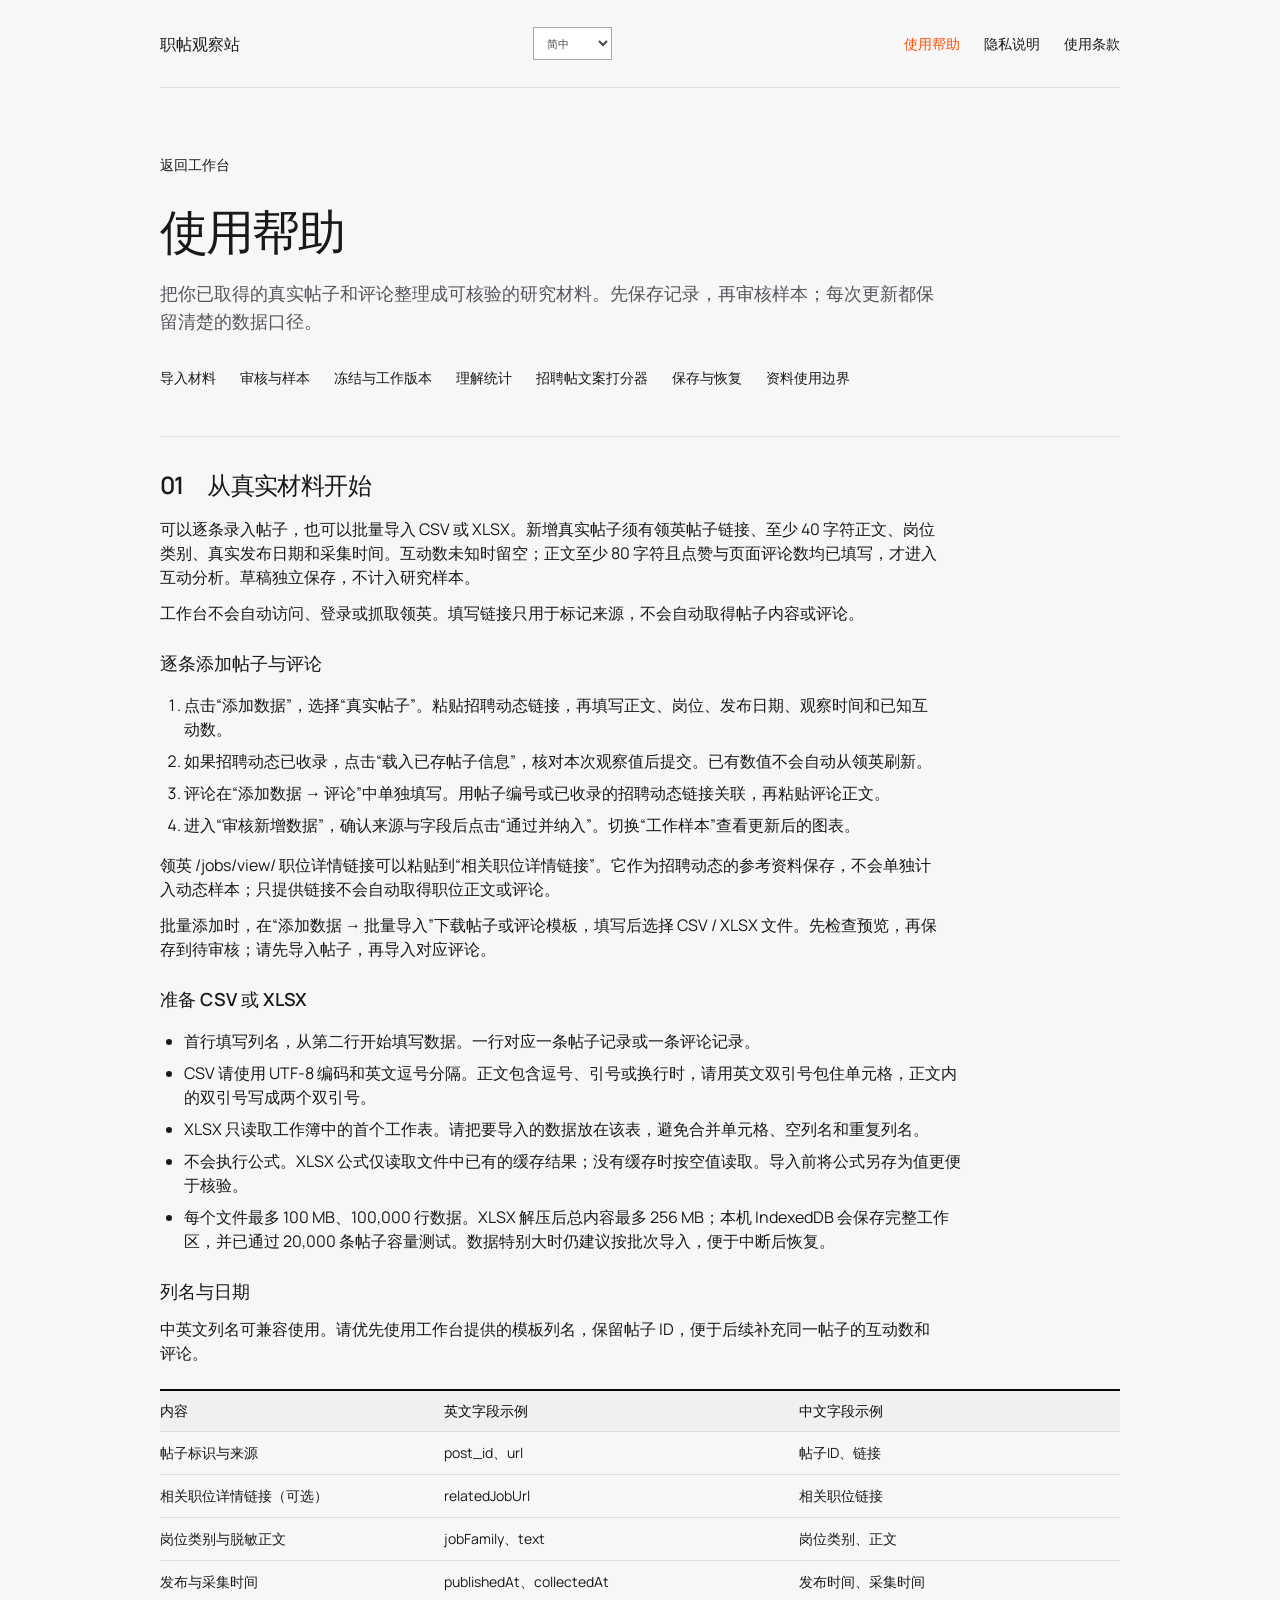
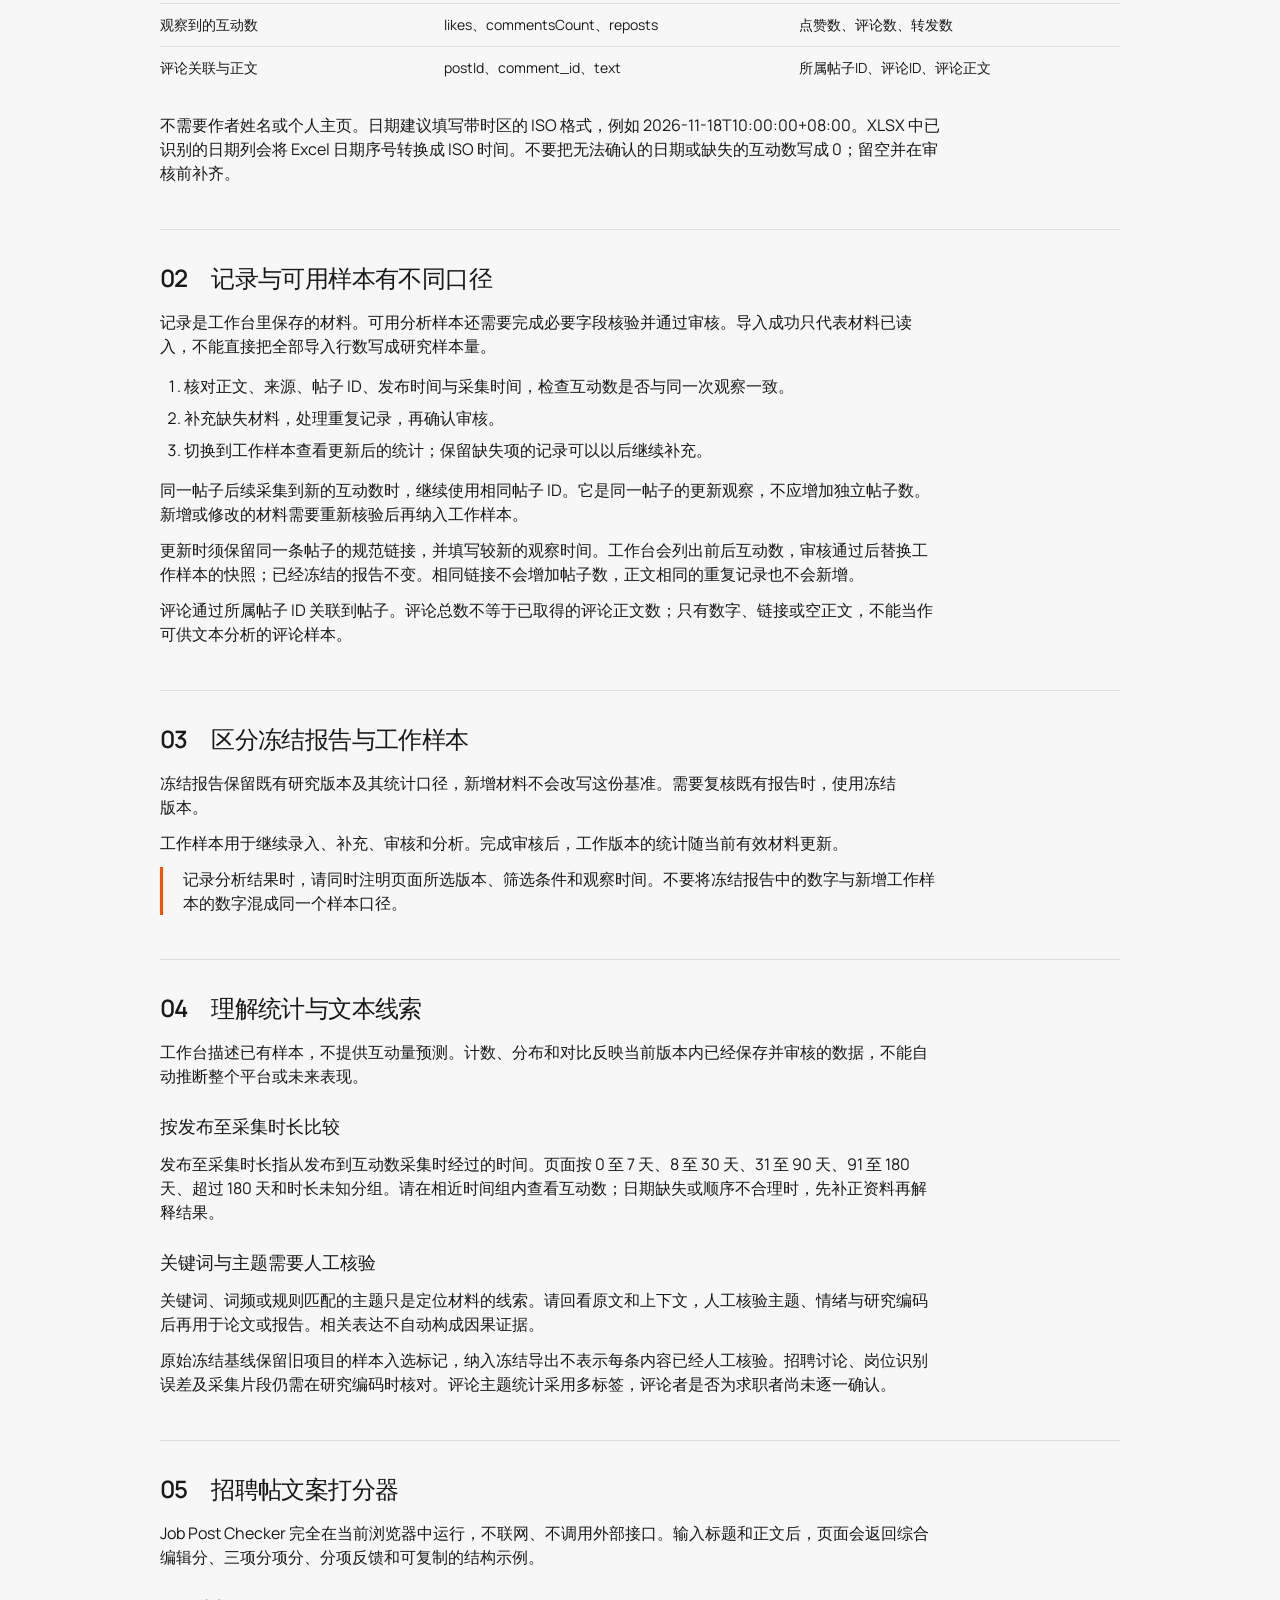
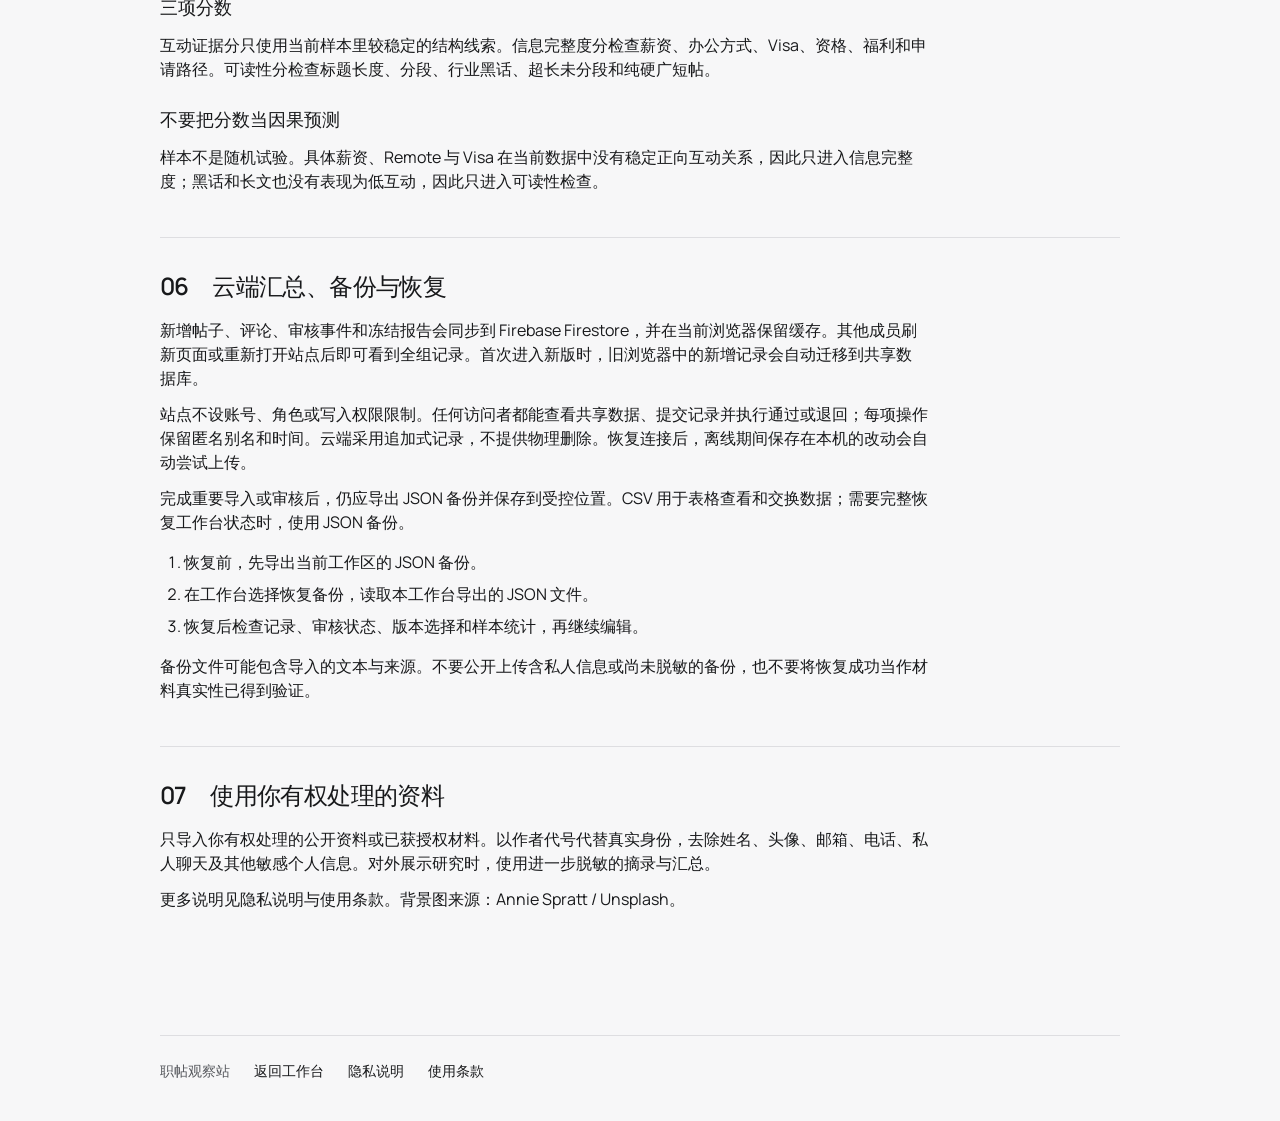
<file: help.html>
<!doctype html>
<html lang="zh-CN">
<head>
  <meta charset="utf-8">
  <meta name="viewport" content="width=device-width,initial-scale=1">
  <meta name="robots" content="noindex,nofollow">
  <title>使用帮助 · 职帖观察站</title>
  <meta name="description" content="真实样本导入、云端汇总、审核、版本切换与备份的使用说明。">
  <link rel="stylesheet" href="./styles.css?v=20261118-i18n-2">
  <link rel="stylesheet" href="./swiss.css?v=20261120-swiss-1">
  <style>
    body.support-page{margin:0;background:#F7F7F8;color:#18191B;font-family:Manrope,"Noto Sans SC","Microsoft YaHei",sans-serif;font-size:16px;line-height:1.5}
    .support-shell{width:min(100% - 48px,960px);margin:auto}.support-header{display:flex;align-items:center;justify-content:space-between;gap:24px;min-height:88px;border-bottom:1px solid #dedee1}.support-brand{font-weight:700;text-decoration:none;color:#18191B}.support-nav{display:flex;flex-wrap:wrap;gap:24px;font-size:14px}.support-page a{color:#18191B;text-underline-offset:4px}.support-nav a[aria-current=page]{color:#FF4F00}.support-main{padding:64px 0 80px}.support-back{display:inline-block;margin-bottom:32px;font-size:14px}.support-page h1{font-size:48px;line-height:1;font-weight:600;letter-spacing:-.04em;margin:0 0 24px;text-wrap:balance}.support-lead{font-size:18px;line-height:28px;max-width:720px;color:#55575c}.support-page h2{font-size:24px;line-height:32px;font-weight:600;margin:0 0 16px}.support-page h3{font-size:18px;line-height:28px;font-weight:600;margin:24px 0 8px}.support-page p,.support-page li{max-width:780px;text-wrap:pretty}.support-page p{margin:12px 0}.support-page ul,.support-page ol{padding-left:24px}.support-page li+li{margin-top:8px}.support-page section{padding:32px 0;border-top:1px solid #dedee1;scroll-margin-top:24px}.support-toc{display:flex;flex-wrap:wrap;gap:12px 24px;margin:32px 0 48px;font-size:14px}.support-table{overflow-x:auto;margin:24px 0}.support-page table{width:100%;border-collapse:collapse;font-size:14px;text-align:left}.support-page th,.support-page td{padding:12px 16px 12px 0;border-bottom:1px solid #dedee1;vertical-align:top}.support-page th{font-weight:600}.support-page code{font-family:Manrope,"Noto Sans SC","Microsoft YaHei",sans-serif;overflow-wrap:anywhere}.support-note{border-left:3px solid #FF4F00;padding-left:20px}.support-footer{border-top:1px solid #dedee1;padding:24px 0 40px;display:flex;flex-wrap:wrap;gap:16px 24px;font-size:14px;color:#55575c}
    @media(max-width:640px){.support-shell{width:calc(100% - 32px)}.support-header{align-items:flex-start;flex-direction:column;justify-content:center;padding:20px 0;gap:16px}.support-nav{gap:20px}.support-main{padding:40px 0 56px}.support-page h1{font-size:36px;line-height:40px}.support-page section{padding:24px 0}}
  </style>
<script src="i18n-catalog.js?v=4" defer></script><script src="cloud-i18n.js?v=1" defer></script><script src="i18n.js?v=3" defer></script>
</head>
<body class="support-page">
  <div class="support-shell">
    <header class="support-header">
      <a class="support-brand" href="./index.html">职帖观察站</a>
      <label class="language-control"><span class="sr-only">界面语言</span><select class="language-select" aria-label="界面语言" data-language-select><option value="zh-Hans" data-preserve-content>简中</option><option value="zh-Hant" data-preserve-content>繁中</option><option value="en" data-preserve-content>English</option></select></label><nav class="support-nav" aria-label="支持页面"><a href="./help.html" aria-current="page">使用帮助</a><a href="./privacy.html">隐私说明</a><a href="./terms.html">使用条款</a></nav>
    </header>
    <main class="support-main">
      <a class="support-back" href="./index.html">返回工作台</a>
      <h1>使用帮助</h1>
      <p class="support-lead">把你已取得的真实帖子和评论整理成可核验的研究材料。先保存记录，再审核样本；每次更新都保留清楚的数据口径。</p>
      <nav class="support-toc" aria-label="本页目录"><a href="#import">导入材料</a><a href="#review">审核与样本</a><a href="#versions">冻结与工作版本</a><a href="#analysis">理解统计</a><a href="#checker">招聘帖文案打分器</a><a href="#backup">保存与恢复</a><a href="#boundaries">资料使用边界</a></nav>

      <section id="import">
        <h2>01　从真实材料开始</h2>
        <p>可以逐条录入帖子，也可以批量导入 CSV 或 XLSX。新增真实帖子须有领英帖子链接、至少 40 字符正文、岗位类别、真实发布日期和采集时间。互动数未知时留空；正文至少 80 字符且点赞与页面评论数均已填写，才进入互动分析。草稿独立保存，不计入研究样本。</p>
        <p>工作台不会自动访问、登录或抓取领英。填写链接只用于标记来源，不会自动取得帖子内容或评论。</p>
        <h3>逐条添加帖子与评论</h3>
        <ol>
          <li>点击“添加数据”，选择“真实帖子”。粘贴招聘动态链接，再填写正文、岗位、发布日期、观察时间和已知互动数。</li>
          <li>如果招聘动态已收录，点击“载入已存帖子信息”，核对本次观察值后提交。已有数值不会自动从领英刷新。</li>
          <li>评论在“添加数据 → 评论”中单独填写。用帖子编号或已收录的招聘动态链接关联，再粘贴评论正文。</li>
          <li>进入“审核新增数据”，确认来源与字段后点击“通过并纳入”。切换“工作样本”查看更新后的图表。</li>
        </ol>
        <p>领英 /jobs/view/ 职位详情链接可以粘贴到“相关职位详情链接”。它作为招聘动态的参考资料保存，不会单独计入动态样本；只提供链接不会自动取得职位正文或评论。</p>
        <p>批量添加时，在“添加数据 → 批量导入”下载帖子或评论模板，填写后选择 CSV / XLSX 文件。先检查预览，再保存到待审核；请先导入帖子，再导入对应评论。</p>
        <h3>准备 CSV 或 XLSX</h3>
        <ul>
          <li>首行填写列名，从第二行开始填写数据。一行对应一条帖子记录或一条评论记录。</li>
          <li>CSV 请使用 UTF-8 编码和英文逗号分隔。正文包含逗号、引号或换行时，请用英文双引号包住单元格，正文内的双引号写成两个双引号。</li>
          <li>XLSX 只读取工作簿中的首个工作表。请把要导入的数据放在该表，避免合并单元格、空列名和重复列名。</li>
          <li>不会执行公式。XLSX 公式仅读取文件中已有的缓存结果；没有缓存时按空值读取。导入前将公式另存为值更便于核验。</li>
          <li>每个文件最多 100 MB、100,000 行数据。XLSX 解压后总内容最多 256 MB；本机 IndexedDB 会保存完整工作区，并已通过 20,000 条帖子容量测试。数据特别大时仍建议按批次导入，便于中断后恢复。</li>
        </ul>
        <h3 id="fields">列名与日期</h3>
        <p>中英文列名可兼容使用。请优先使用工作台提供的模板列名，保留帖子 ID，便于后续补充同一帖子的互动数和评论。</p>
        <div class="support-table"><table>
          <thead><tr><th scope="col">内容</th><th scope="col">英文字段示例</th><th scope="col">中文字段示例</th></tr></thead>
          <tbody>
            <tr><td>帖子标识与来源</td><td><code>post_id</code>、<code>url</code></td><td>帖子ID、链接</td></tr>
            <tr><td>相关职位详情链接（可选）</td><td><code>relatedJobUrl</code></td><td>相关职位链接</td></tr>
            <tr><td>岗位类别与脱敏正文</td><td><code>jobFamily</code>、<code>text</code></td><td>岗位类别、正文</td></tr>
            <tr><td>发布与采集时间</td><td><code>publishedAt</code>、<code>collectedAt</code></td><td>发布时间、采集时间</td></tr>
            <tr><td>观察到的互动数</td><td><code>likes</code>、<code>commentsCount</code>、<code>reposts</code></td><td>点赞数、评论数、转发数</td></tr>
            <tr><td>评论关联与正文</td><td><code>postId</code>、<code>comment_id</code>、<code>text</code></td><td>所属帖子ID、评论ID、评论正文</td></tr>
          </tbody>
        </table></div>
        <p>不需要作者姓名或个人主页。日期建议填写带时区的 ISO 格式，例如 <code>2026-11-18T10:00:00+08:00</code>。XLSX 中已识别的日期列会将 Excel 日期序号转换成 ISO 时间。不要把无法确认的日期或缺失的互动数写成 0；留空并在审核前补齐。</p>
      </section>

      <section id="review">
        <h2>02　记录与可用样本有不同口径</h2>
        <p>记录是工作台里保存的材料。可用分析样本还需要完成必要字段核验并通过审核。导入成功只代表材料已读入，不能直接把全部导入行数写成研究样本量。</p>
        <ol>
          <li>核对正文、来源、帖子 ID、发布时间与采集时间，检查互动数是否与同一次观察一致。</li>
          <li>补充缺失材料，处理重复记录，再确认审核。</li>
          <li>切换到工作样本查看更新后的统计；保留缺失项的记录可以以后继续补充。</li>
        </ol>
        <p>同一帖子后续采集到新的互动数时，继续使用相同帖子 ID。它是同一帖子的更新观察，不应增加独立帖子数。新增或修改的材料需要重新核验后再纳入工作样本。</p>
        <p>更新时须保留同一条帖子的规范链接，并填写较新的观察时间。工作台会列出前后互动数，审核通过后替换工作样本的快照；已经冻结的报告不变。相同链接不会增加帖子数，正文相同的重复记录也不会新增。</p>
        <p>评论通过所属帖子 ID 关联到帖子。评论总数不等于已取得的评论正文数；只有数字、链接或空正文，不能当作可供文本分析的评论样本。</p>
      </section>

      <section id="versions">
        <h2>03　区分冻结报告与工作样本</h2>
        <p><strong>冻结报告</strong>保留既有研究版本及其统计口径，新增材料不会改写这份基准。需要复核既有报告时，使用冻结版本。</p>
        <p><strong>工作样本</strong>用于继续录入、补充、审核和分析。完成审核后，工作版本的统计随当前有效材料更新。</p>
        <p class="support-note">记录分析结果时，请同时注明页面所选版本、筛选条件和观察时间。不要将冻结报告中的数字与新增工作样本的数字混成同一个样本口径。</p>
      </section>

      <section id="analysis">
        <h2>04　理解统计与文本线索</h2>
        <p>工作台描述已有样本，不提供互动量预测。计数、分布和对比反映当前版本内已经保存并审核的数据，不能自动推断整个平台或未来表现。</p>
        <h3>按发布至采集时长比较</h3>
        <p>发布至采集时长指从发布到互动数采集时经过的时间。页面按 0 至 7 天、8 至 30 天、31 至 90 天、91 至 180 天、超过 180 天和时长未知分组。请在相近时间组内查看互动数；日期缺失或顺序不合理时，先补正资料再解释结果。</p>
        <h3>关键词与主题需要人工核验</h3>
        <p>关键词、词频或规则匹配的主题只是定位材料的线索。请回看原文和上下文，人工核验主题、情绪与研究编码后再用于论文或报告。相关表达不自动构成因果证据。</p>
        <p>原始冻结基线保留旧项目的样本入选标记，纳入冻结导出不表示每条内容已经人工核验。招聘讨论、岗位识别误差及采集片段仍需在研究编码时核对。评论主题统计采用多标签，评论者是否为求职者尚未逐一确认。</p>
      </section>

      <section id="checker">
        <h2>05　招聘帖文案打分器</h2>
        <p>Job Post Checker 完全在当前浏览器中运行，不联网、不调用外部接口。输入标题和正文后，页面会返回综合编辑分、三项分项分、分项反馈和可复制的结构示例。</p>
        <h3>三项分数</h3>
        <p>互动证据分只使用当前样本里较稳定的结构线索。信息完整度分检查薪资、办公方式、Visa、资格、福利和申请路径。可读性分检查标题长度、分段、行业黑话、超长未分段和纯硬广短帖。</p>
        <h3>不要把分数当因果预测</h3>
        <p>样本不是随机试验。具体薪资、Remote 与 Visa 在当前数据中没有稳定正向互动关系，因此只进入信息完整度；黑话和长文也没有表现为低互动，因此只进入可读性检查。</p>
      </section>

      <section id="backup">
        <h2>06　云端汇总、备份与恢复</h2>
        <p>新增帖子、评论、审核事件和冻结报告会同步到 Firebase Firestore，并在当前浏览器保留缓存。其他成员刷新页面或重新打开站点后即可看到全组记录。首次进入新版时，旧浏览器中的新增记录会自动迁移到共享数据库。</p>
        <p>站点不设账号、角色或写入权限限制。任何访问者都能查看共享数据、提交记录并执行通过或退回；每项操作保留匿名别名和时间。云端采用追加式记录，不提供物理删除。恢复连接后，离线期间保存在本机的改动会自动尝试上传。</p>
        <p>完成重要导入或审核后，仍应导出 JSON 备份并保存到受控位置。CSV 用于表格查看和交换数据；需要完整恢复工作台状态时，使用 JSON 备份。</p>
        <ol>
          <li>恢复前，先导出当前工作区的 JSON 备份。</li>
          <li>在工作台选择恢复备份，读取本工作台导出的 JSON 文件。</li>
          <li>恢复后检查记录、审核状态、版本选择和样本统计，再继续编辑。</li>
        </ol>
        <p>备份文件可能包含导入的文本与来源。不要公开上传含私人信息或尚未脱敏的备份，也不要将恢复成功当作材料真实性已得到验证。</p>
      </section>

      <section id="boundaries">
        <h2>07　使用你有权处理的资料</h2>
        <p>只导入你有权处理的公开资料或已获授权材料。以作者代号代替真实身份，去除姓名、头像、邮箱、电话、私人聊天及其他敏感个人信息。对外展示研究时，使用进一步脱敏的摘录与汇总。</p>
        <p>更多说明见<a href="./privacy.html">隐私说明</a>与<a href="./terms.html">使用条款</a>。背景图来源：<a href="https://unsplash.com/photos/QckxruozjRg" target="_blank" rel="noopener noreferrer">Annie Spratt / Unsplash</a>。</p>
      </section>
    </main>
    <footer class="support-footer"><span>职帖观察站</span><a href="./index.html">返回工作台</a><a href="./privacy.html">隐私说明</a><a href="./terms.html">使用条款</a></footer>
  </div>
</body>
</html>
</file>
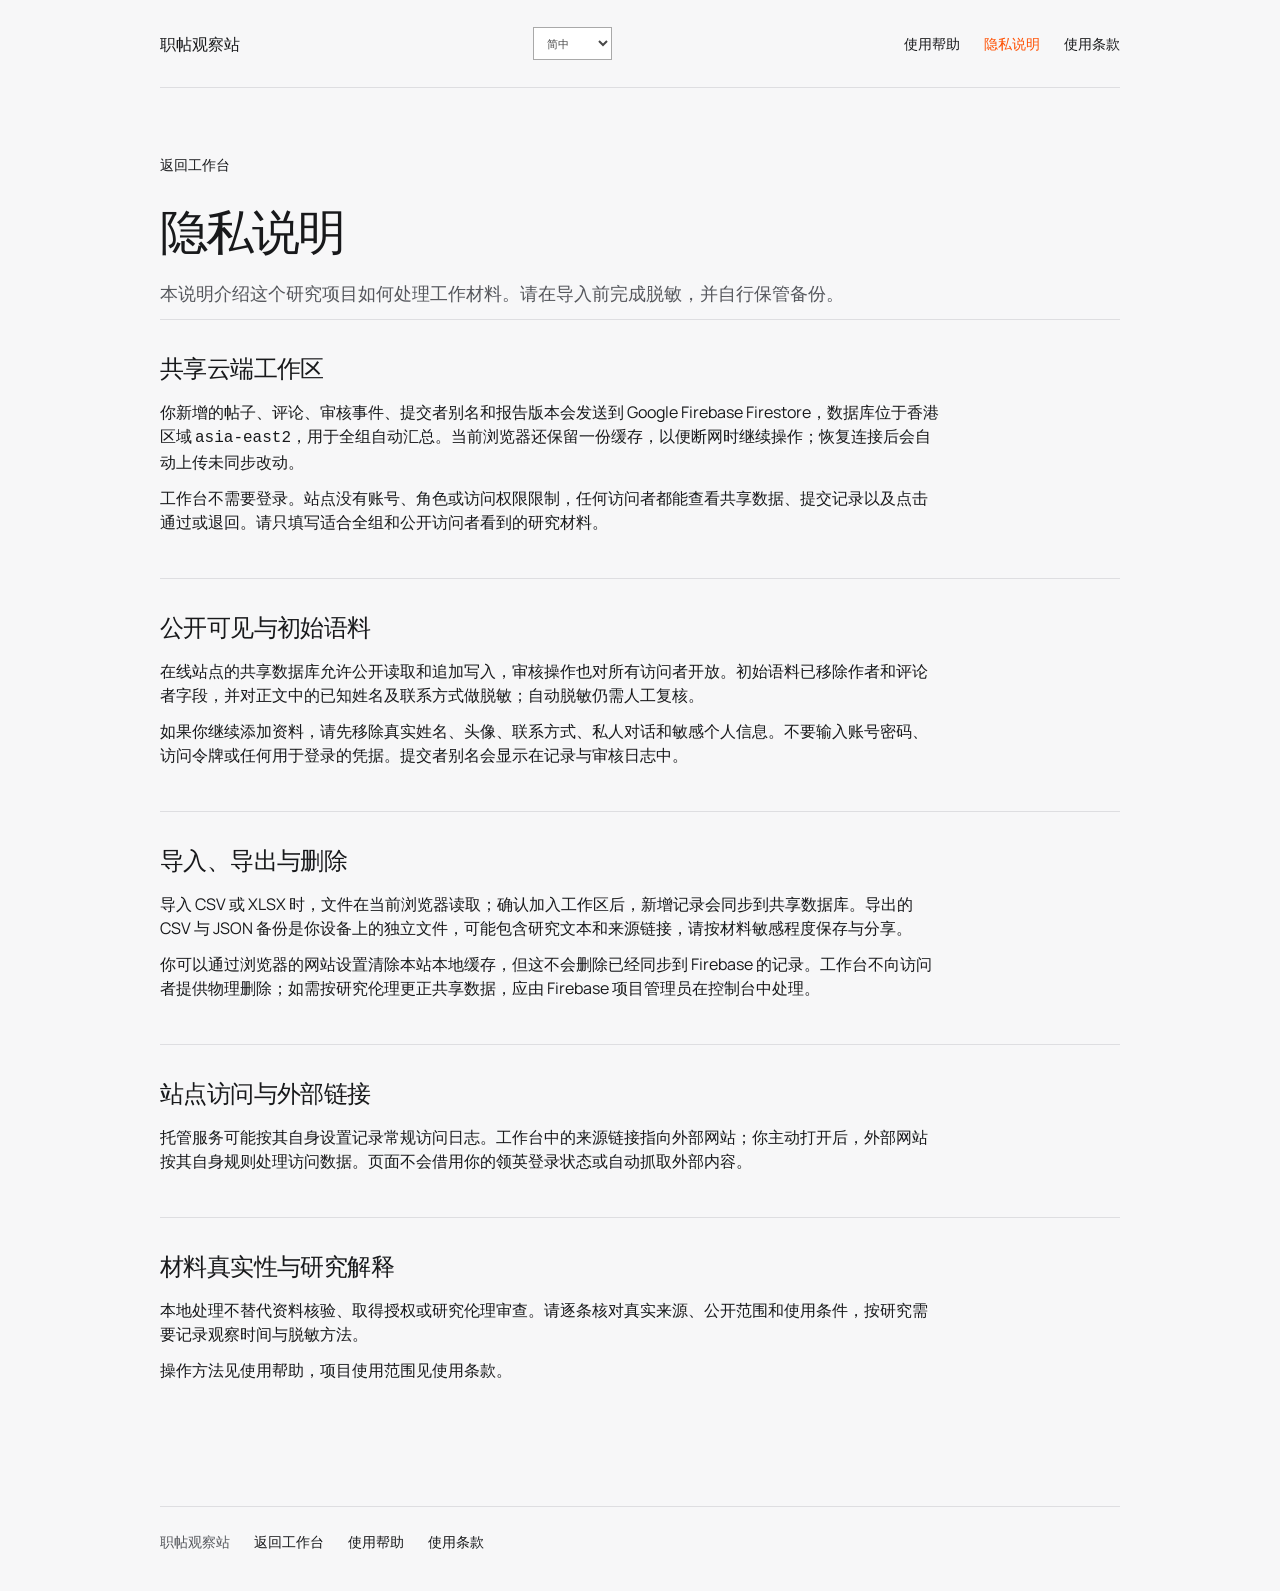
<file: privacy.html>
<!doctype html>
<html lang="zh-CN">
<head>
  <meta charset="utf-8"><meta name="viewport" content="width=device-width,initial-scale=1"><meta name="robots" content="noindex,nofollow">
  <title>隐私说明 · 职帖观察站</title>
  <link rel="stylesheet" href="./styles.css?v=20261118-i18n-2">
  <link rel="stylesheet" href="./swiss.css?v=20261120-swiss-1">
  <style>
    body.support-page{margin:0;background:#F7F7F8;color:#18191B;font-family:Manrope,"Noto Sans SC","Microsoft YaHei",sans-serif;font-size:16px;line-height:1.5}.support-shell{width:min(100% - 48px,960px);margin:auto}.support-header{display:flex;align-items:center;justify-content:space-between;gap:24px;min-height:88px;border-bottom:1px solid #dedee1}.support-brand{font-weight:700;text-decoration:none}.support-page a{color:#18191B;text-underline-offset:4px}.support-nav{display:flex;flex-wrap:wrap;gap:24px;font-size:14px}.support-nav a[aria-current=page]{color:#FF4F00}.support-main{padding:64px 0 80px}.support-back{display:inline-block;margin-bottom:32px;font-size:14px}.support-page h1{font-size:48px;line-height:1;font-weight:600;letter-spacing:-.04em;margin:0 0 24px;text-wrap:balance}.support-lead{font-size:18px;line-height:28px;color:#55575c;max-width:720px;margin-bottom:48px}.support-page h2{font-size:24px;line-height:32px;font-weight:600;margin:0 0 16px}.support-page section{padding:32px 0;border-top:1px solid #dedee1}.support-page p,.support-page li{max-width:780px;text-wrap:pretty}.support-page p{margin:12px 0}.support-page li+li{margin-top:8px}.support-footer{border-top:1px solid #dedee1;padding:24px 0 40px;display:flex;flex-wrap:wrap;gap:16px 24px;font-size:14px;color:#55575c}@media(max-width:640px){.support-shell{width:calc(100% - 32px)}.support-header{align-items:flex-start;flex-direction:column;justify-content:center;padding:20px 0;gap:16px}.support-main{padding:40px 0 56px}.support-page h1{font-size:36px;line-height:40px}.support-nav{gap:20px}}
  </style>
<script src="i18n-catalog.js?v=4" defer></script><script src="cloud-i18n.js?v=1" defer></script><script src="i18n.js?v=3" defer></script>
</head>
<body class="support-page">
  <div class="support-shell">
    <header class="support-header"><a class="support-brand" href="./index.html">职帖观察站</a><label class="language-control"><span class="sr-only">界面语言</span><select class="language-select" aria-label="界面语言" data-language-select><option value="zh-Hans" data-preserve-content>简中</option><option value="zh-Hant" data-preserve-content>繁中</option><option value="en" data-preserve-content>English</option></select></label><nav class="support-nav" aria-label="支持页面"><a href="./help.html">使用帮助</a><a href="./privacy.html" aria-current="page">隐私说明</a><a href="./terms.html">使用条款</a></nav></header>
    <main class="support-main">
      <a class="support-back" href="./index.html">返回工作台</a><h1>隐私说明</h1>
      <p class="support-lead">本说明介绍这个研究项目如何处理工作材料。请在导入前完成脱敏，并自行保管备份。</p>
      <section><h2>共享云端工作区</h2><p>你新增的帖子、评论、审核事件、提交者别名和报告版本会发送到 Google Firebase Firestore，数据库位于香港区域 <code>asia-east2</code>，用于全组自动汇总。当前浏览器还保留一份缓存，以便断网时继续操作；恢复连接后会自动上传未同步改动。</p><p>工作台不需要登录。站点没有账号、角色或访问权限限制，任何访问者都能查看共享数据、提交记录以及点击通过或退回。请只填写适合全组和公开访问者看到的研究材料。</p></section>
      <section><h2>公开可见与初始语料</h2><p>在线站点的共享数据库允许公开读取和追加写入，审核操作也对所有访问者开放。初始语料已移除作者和评论者字段，并对正文中的已知姓名及联系方式做脱敏；自动脱敏仍需人工复核。</p><p>如果你继续添加资料，请先移除真实姓名、头像、联系方式、私人对话和敏感个人信息。不要输入账号密码、访问令牌或任何用于登录的凭据。提交者别名会显示在记录与审核日志中。</p></section>
      <section><h2>导入、导出与删除</h2><p>导入 CSV 或 XLSX 时，文件在当前浏览器读取；确认加入工作区后，新增记录会同步到共享数据库。导出的 CSV 与 JSON 备份是你设备上的独立文件，可能包含研究文本和来源链接，请按材料敏感程度保存与分享。</p><p>你可以通过浏览器的网站设置清除本站本地缓存，但这不会删除已经同步到 Firebase 的记录。工作台不向访问者提供物理删除；如需按研究伦理更正共享数据，应由 Firebase 项目管理员在控制台中处理。</p></section>
      <section><h2>站点访问与外部链接</h2><p>托管服务可能按其自身设置记录常规访问日志。工作台中的来源链接指向外部网站；你主动打开后，外部网站按其自身规则处理访问数据。页面不会借用你的领英登录状态或自动抓取外部内容。</p></section>
      <section><h2>材料真实性与研究解释</h2><p>本地处理不替代资料核验、取得授权或研究伦理审查。请逐条核对真实来源、公开范围和使用条件，按研究需要记录观察时间与脱敏方法。</p><p>操作方法见<a href="./help.html">使用帮助</a>，项目使用范围见<a href="./terms.html">使用条款</a>。</p></section>
    </main>
    <footer class="support-footer"><span>职帖观察站</span><a href="./index.html">返回工作台</a><a href="./help.html">使用帮助</a><a href="./terms.html">使用条款</a></footer>
  </div>
</body>
</html>
</file>
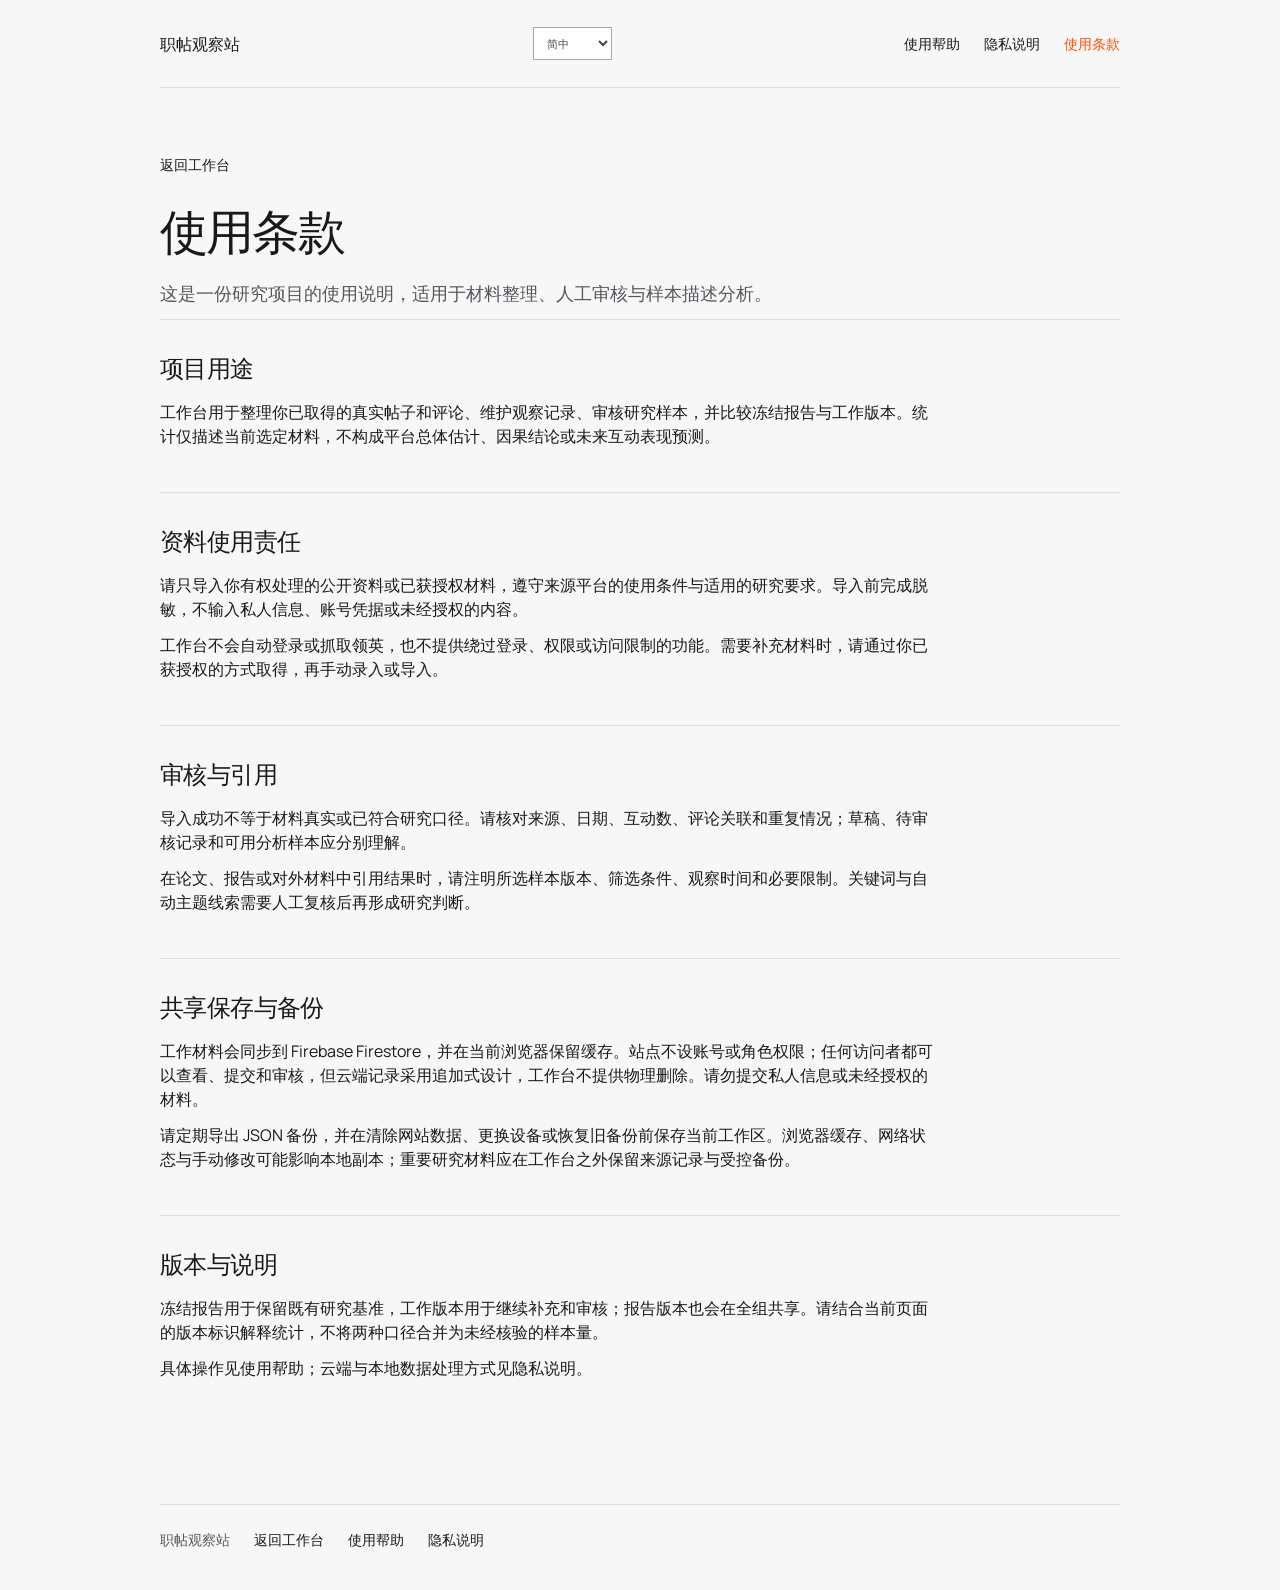
<file: terms.html>
<!doctype html>
<html lang="zh-CN">
<head>
  <meta charset="utf-8"><meta name="viewport" content="width=device-width,initial-scale=1"><meta name="robots" content="noindex,nofollow">
  <title>使用条款 · 职帖观察站</title>
  <link rel="stylesheet" href="./styles.css?v=20261118-i18n-2">
  <link rel="stylesheet" href="./swiss.css?v=20261120-swiss-1">
  <style>
    body.support-page{margin:0;background:#F7F7F8;color:#18191B;font-family:Manrope,"Noto Sans SC","Microsoft YaHei",sans-serif;font-size:16px;line-height:1.5}.support-shell{width:min(100% - 48px,960px);margin:auto}.support-header{display:flex;align-items:center;justify-content:space-between;gap:24px;min-height:88px;border-bottom:1px solid #dedee1}.support-brand{font-weight:700;text-decoration:none}.support-page a{color:#18191B;text-underline-offset:4px}.support-nav{display:flex;flex-wrap:wrap;gap:24px;font-size:14px}.support-nav a[aria-current=page]{color:#FF4F00}.support-main{padding:64px 0 80px}.support-back{display:inline-block;margin-bottom:32px;font-size:14px}.support-page h1{font-size:48px;line-height:1;font-weight:600;letter-spacing:-.04em;margin:0 0 24px;text-wrap:balance}.support-lead{font-size:18px;line-height:28px;color:#55575c;max-width:720px;margin-bottom:48px}.support-page h2{font-size:24px;line-height:32px;font-weight:600;margin:0 0 16px}.support-page section{padding:32px 0;border-top:1px solid #dedee1}.support-page p,.support-page li{max-width:780px;text-wrap:pretty}.support-page p{margin:12px 0}.support-page li+li{margin-top:8px}.support-footer{border-top:1px solid #dedee1;padding:24px 0 40px;display:flex;flex-wrap:wrap;gap:16px 24px;font-size:14px;color:#55575c}@media(max-width:640px){.support-shell{width:calc(100% - 32px)}.support-header{align-items:flex-start;flex-direction:column;justify-content:center;padding:20px 0;gap:16px}.support-main{padding:40px 0 56px}.support-page h1{font-size:36px;line-height:40px}.support-nav{gap:20px}}
  </style>
<script src="i18n-catalog.js?v=4" defer></script><script src="cloud-i18n.js?v=1" defer></script><script src="i18n.js?v=3" defer></script>
</head>
<body class="support-page">
  <div class="support-shell">
    <header class="support-header"><a class="support-brand" href="./index.html">职帖观察站</a><label class="language-control"><span class="sr-only">界面语言</span><select class="language-select" aria-label="界面语言" data-language-select><option value="zh-Hans" data-preserve-content>简中</option><option value="zh-Hant" data-preserve-content>繁中</option><option value="en" data-preserve-content>English</option></select></label><nav class="support-nav" aria-label="支持页面"><a href="./help.html">使用帮助</a><a href="./privacy.html">隐私说明</a><a href="./terms.html" aria-current="page">使用条款</a></nav></header>
    <main class="support-main">
      <a class="support-back" href="./index.html">返回工作台</a><h1>使用条款</h1>
      <p class="support-lead">这是一份研究项目的使用说明，适用于材料整理、人工审核与样本描述分析。</p>
      <section><h2>项目用途</h2><p>工作台用于整理你已取得的真实帖子和评论、维护观察记录、审核研究样本，并比较冻结报告与工作版本。统计仅描述当前选定材料，不构成平台总体估计、因果结论或未来互动表现预测。</p></section>
      <section><h2>资料使用责任</h2><p>请只导入你有权处理的公开资料或已获授权材料，遵守来源平台的使用条件与适用的研究要求。导入前完成脱敏，不输入私人信息、账号凭据或未经授权的内容。</p><p>工作台不会自动登录或抓取领英，也不提供绕过登录、权限或访问限制的功能。需要补充材料时，请通过你已获授权的方式取得，再手动录入或导入。</p></section>
      <section><h2>审核与引用</h2><p>导入成功不等于材料真实或已符合研究口径。请核对来源、日期、互动数、评论关联和重复情况；草稿、待审核记录和可用分析样本应分别理解。</p><p>在论文、报告或对外材料中引用结果时，请注明所选样本版本、筛选条件、观察时间和必要限制。关键词与自动主题线索需要人工复核后再形成研究判断。</p></section>
      <section><h2>共享保存与备份</h2><p>工作材料会同步到 Firebase Firestore，并在当前浏览器保留缓存。站点不设账号或角色权限；任何访问者都可以查看、提交和审核，但云端记录采用追加式设计，工作台不提供物理删除。请勿提交私人信息或未经授权的材料。</p><p>请定期导出 JSON 备份，并在清除网站数据、更换设备或恢复旧备份前保存当前工作区。浏览器缓存、网络状态与手动修改可能影响本地副本；重要研究材料应在工作台之外保留来源记录与受控备份。</p></section>
      <section><h2>版本与说明</h2><p>冻结报告用于保留既有研究基准，工作版本用于继续补充和审核；报告版本也会在全组共享。请结合当前页面的版本标识解释统计，不将两种口径合并为未经核验的样本量。</p><p>具体操作见<a href="./help.html">使用帮助</a>；云端与本地数据处理方式见<a href="./privacy.html">隐私说明</a>。</p></section>
    </main>
    <footer class="support-footer"><span>职帖观察站</span><a href="./index.html">返回工作台</a><a href="./help.html">使用帮助</a><a href="./privacy.html">隐私说明</a></footer>
  </div>
</body>
</html>
</file>
<file: styles.css>
@font-face{font-family:Manrope;src:url('assets/manrope-latin.woff2') format('woff2');font-weight:200 800;font-display:swap}
:root{--paper:#f7f7f8;--surface:#fff;--ink:#18191b;--secondary:#62646a;--muted:#85878d;--line:#e4e5e8;--accent:#ff4f00;--accent-ink:#b73700;--accent-pale:#fff2eb;--success:#25744c;--danger:#ae3535;--curve:cubic-bezier(.22,1,.36,1);font-family:Manrope,"Microsoft YaHei","PingFang SC",sans-serif;color:var(--ink);background:var(--paper);font-synthesis:none;font-size:14px;line-height:1.5}
*{box-sizing:border-box}body{margin:0}button,input,select,textarea{font:inherit;color:inherit}button,a,input,select,textarea{-webkit-tap-highlight-color:transparent}button,a{touch-action:manipulation}button{cursor:pointer}a{color:var(--accent-ink);text-decoration:none}a:hover{text-decoration:underline}button:disabled{opacity:.4;cursor:not-allowed}button:focus-visible,a:focus-visible,input:focus-visible,select:focus-visible,textarea:focus-visible{outline:3px solid #ffb08c;outline-offset:3px}h1,h2,h3,p{margin:0}h1,h2,h3{text-wrap:balance;font-weight:600}p{text-wrap:pretty}h1{font-size:36px;line-height:1.25;letter-spacing:-1.2px}h2{font-size:20px;line-height:28px;letter-spacing:-.4px}h3{font-size:16px;line-height:24px}.skip-link{position:fixed;top:-80px;left:16px;background:var(--ink);color:white;padding:12px;z-index:200}.skip-link:focus{top:12px}.sidebar{position:fixed;left:0;top:0;bottom:0;width:232px;background:var(--surface);border-right:1px solid var(--line);padding:32px 16px 24px;z-index:30;display:flex;flex-direction:column}.brand{display:flex;gap:12px;align-items:center;padding:0 8px;color:var(--ink);font-size:16px;font-weight:600;line-height:24px;margin-bottom:40px}.brand:hover{text-decoration:none}.brand-mark{display:grid;place-items:center;background:var(--accent);color:white;width:40px;height:40px;border-radius:8px;font-size:24px;line-height:32px}.brand-sub{display:block;font-size:12px;line-height:16px;color:var(--muted);font-weight:400}.nav-label{padding:0 12px;font-size:12px;color:var(--muted);margin:0 0 12px}.sidebar nav+.nav-label{margin-top:32px}.nav-item{display:flex;align-items:center;gap:12px;width:100%;border:0;background:transparent;border-radius:8px;padding:12px;text-align:left;margin-bottom:4px;font-weight:500;line-height:20px;color:var(--secondary);transition:background .3s var(--curve),color .3s var(--curve)}.nav-item:hover{background:var(--paper);color:var(--ink)}.nav-item.active{color:var(--accent-ink);background:var(--accent-pale)}.nav-number{font-size:12px;color:var(--muted);font-variant-numeric:tabular-nums}.active .nav-number{color:var(--accent-ink)}.nav-badge{font-size:12px;background:white;border:1px solid var(--line);margin-left:auto;border-radius:4px;padding:0 4px}.sidebar-bottom{margin-top:auto;padding:24px 12px 0;font-size:12px;color:var(--muted)}.sidebar-bottom p{margin:12px 0;line-height:20px}.source-label{display:flex;align-items:center;gap:8px;color:var(--secondary)}.status-dot{width:6px;height:6px;background:var(--success);border-radius:50%;display:inline-block}.footer-links{display:flex;gap:12px;margin-top:16px}.app-shell{margin-left:232px}.topbar{height:80px;display:flex;align-items:center;justify-content:space-between;padding:0 40px;background:var(--surface);border-bottom:1px solid var(--line);gap:16px}.topbar-left,.topbar-actions{display:flex;align-items:center;gap:16px}.crumb{color:var(--muted)}.crumb-divider{color:#c6c7cb}.help-link{color:var(--secondary);font-size:12px}.button{display:inline-flex;justify-content:center;align-items:center;gap:8px;border:1px solid var(--line);border-radius:8px;padding:8px 12px;background:var(--surface);line-height:20px;font-size:14px;font-weight:500;white-space:nowrap;text-decoration:none;transition:background .3s var(--curve),transform .3s var(--curve)}.button:hover{background:var(--paper);text-decoration:none}.button:active{transform:translateY(1px)}.button.primary{background:var(--accent);border-color:var(--accent);color:white}.button.primary:hover{background:#df4500}.button.secondary{background:var(--ink);border-color:var(--ink);color:white}.button.quiet{border-color:transparent;background:transparent;color:var(--secondary)}.button.quiet:hover{background:var(--paper)}.button.small{font-size:12px;padding:4px 8px}.button.danger{color:var(--danger)}.menu-button{display:none;background:transparent;border:1px solid var(--line);border-radius:4px;padding:4px 8px}main{max-width:1664px;margin:auto;padding:40px}.page-heading{display:flex;justify-content:space-between;align-items:flex-start;gap:32px;margin-bottom:32px}.eyebrow{font-size:12px;line-height:16px;color:var(--muted);margin-bottom:12px}.page-description{margin-top:16px;color:var(--secondary);max-width:680px;line-height:24px;font-size:14px}.version-control{width:224px;flex-shrink:0}.version-control label{display:block;font-size:12px;color:var(--secondary);margin-bottom:8px}.version-control select{width:100%;background:var(--surface);padding:8px 12px;border:1px solid var(--line);border-radius:8px;line-height:24px}.version-control>span{display:block;font-size:12px;line-height:20px;color:var(--muted);margin-top:8px}.filter-bar{border:1px solid var(--line);border-radius:8px;background:var(--surface);padding:16px;display:flex;align-items:center;gap:24px;margin-bottom:24px;flex-wrap:wrap}.filter-bar label{font-size:12px;color:var(--muted);display:flex;align-items:center;gap:8px}.filter-bar select{border:0;background:transparent;font-size:14px;color:var(--ink);max-width:184px;cursor:pointer;line-height:24px}.filter-count{color:var(--muted);margin-left:auto;font-size:12px}.stats{display:grid;grid-template-columns:repeat(4,minmax(0,1fr));gap:0;border:1px solid var(--line);border-radius:8px;overflow:hidden;background:white;margin-bottom:24px}.stat{padding:24px;position:relative}.stat:not(:last-child):after{position:absolute;content:'';right:0;top:24px;bottom:24px;width:1px;background:var(--line)}.stat-label{font-size:12px;color:var(--secondary);display:block}.stat-value{display:block;font-size:36px;line-height:40px;margin:12px 0 8px;letter-spacing:-1.2px;font-weight:500;font-variant-numeric:tabular-nums}.stat-note{font-size:12px;color:var(--muted)}.content-grid{display:grid;grid-template-columns:minmax(0,1.7fr) minmax(288px,1fr);gap:24px;margin-bottom:24px}.panel{border:1px solid var(--line);border-radius:8px;background:var(--surface);padding:24px;min-width:0}.panel-head{display:flex;align-items:flex-start;justify-content:space-between;gap:16px;margin-bottom:24px}.panel-head p,.panel-intro{font-size:12px;color:var(--muted);margin-top:8px;line-height:20px}.panel-foot{color:var(--muted);font-size:12px;margin-top:24px;line-height:20px}.panel+.panel{margin-top:24px}.content-grid>.panel+.panel{margin-top:0}.quiet-select{border:1px solid var(--line);background:white;border-radius:4px;padding:4px 8px;font-size:12px;max-width:128px}.bar-chart{display:grid;gap:16px}.chart-row{display:grid;grid-template-columns:100px minmax(64px,1fr) 40px;gap:16px;align-items:center;min-height:24px}.chart-label{border:0;background:transparent;padding:0;text-align:left;font-size:12px;color:var(--secondary);white-space:nowrap;overflow:hidden;text-overflow:ellipsis}.chart-label:hover{color:var(--accent-ink)}.chart-track{height:16px;background:#f2f3f5;border-radius:2px;overflow:hidden}.chart-bar{height:100%;background:#adb0b7;min-width:2px;border-radius:2px}.chart-bar.highlight{background:var(--accent)}.chart-number{text-align:right;font-size:14px;font-variant-numeric:tabular-nums;color:var(--ink)}.chart-row:first-child .chart-label{color:var(--ink)}.coverage-number{font-size:48px;line-height:1;letter-spacing:-2px;font-weight:500;font-variant-numeric:tabular-nums}.coverage-number>small{font-size:16px;color:var(--muted);margin-left:4px;letter-spacing:0}.coverage-caption{color:var(--secondary);margin:12px 0 24px;font-size:14px}.coverage-track{display:flex;height:12px;overflow:hidden;border-radius:2px;background:var(--paper);margin-bottom:24px}.coverage-track span{height:100%}.legend-row,.data-row{display:flex;align-items:center;justify-content:space-between;gap:12px;margin-top:12px;font-size:12px;color:var(--secondary)}.legend-label{display:flex;align-items:center;gap:8px}.legend-dot{display:inline-block;width:8px;height:8px;border-radius:2px;background:#adb0b7}.legend-row strong,.data-row strong{font-weight:500;color:var(--ink);font-variant-numeric:tabular-nums}.insight-band{display:flex;justify-content:space-between;gap:24px;padding:24px;background:#fff2eb;border:1px solid #ffdccb;border-radius:8px;margin-bottom:24px}.insight-band h3{font-size:16px;margin-bottom:8px}.insight-band p{font-size:12px;line-height:20px;color:#82523e;max-width:640px}.insight-band .button{align-self:center;flex-shrink:0}.feature-grid{display:grid;grid-template-columns:repeat(3,minmax(0,1fr));gap:16px}.feature-item{border:1px solid var(--line);border-radius:8px;padding:16px}.feature-item strong{font-size:24px;line-height:32px;font-weight:500;display:block;margin:12px 0 8px;font-variant-numeric:tabular-nums}.feature-item .tiny-track{height:4px;background:var(--paper);margin-top:12px}.tiny-track span{height:100%;display:block;background:#858991}.caption{font-size:12px;color:var(--muted);line-height:20px}.notice{padding:16px;border:1px solid var(--line);background:white;border-radius:8px;color:var(--secondary);line-height:24px;font-size:14px;margin-bottom:24px}.notice.warning{background:#fff8ed;border-color:#f0dfbf;color:#785b22}.notice.error{background:#fff0ee;border-color:#f0d0cb;color:var(--danger)}.notice.success{background:#eef8f1;border-color:#cfe6d6;color:var(--success)}.table-scroll{overflow:auto;max-width:100%}table{width:100%;border-collapse:collapse;text-align:left;font-size:12px;white-space:nowrap}th{font-weight:500;color:var(--muted);background:#fafafb}th,td{padding:16px;border-bottom:1px solid var(--line)}th:first-child,td:first-child{padding-left:0}th:last-child,td:last-child{padding-right:0}tbody tr:last-child td{border-bottom:0}.numeric{text-align:right;font-variant-numeric:tabular-nums}.text-link{padding:0;border:0;background:transparent;color:var(--accent-ink);text-align:left;font-size:inherit}.text-link:hover{text-decoration:underline}.table-body{width:100%;max-width:280px;overflow:hidden;text-overflow:ellipsis;display:block;color:var(--secondary)}.table-actions{display:flex;gap:8px}.chip{display:inline-block;padding:2px 8px;border-radius:4px;background:var(--paper);color:var(--secondary);font-size:12px;line-height:20px}.chip.accent{background:var(--accent-pale);color:var(--accent-ink)}.chip.success{background:#eef8f1;color:var(--success)}.chip.warning{background:#fff8ed;color:#785b22}.chip.error{background:#fff0ee;color:var(--danger)}.section-toolbar{display:flex;justify-content:space-between;align-items:center;gap:16px;margin-bottom:24px;flex-wrap:wrap}.search-field{border:1px solid var(--line);border-radius:8px;padding:8px 12px;background:white;min-width:240px;line-height:24px}.toolbar-group{display:flex;gap:12px;align-items:center;flex-wrap:wrap}.comment-card{padding:24px 0;border-bottom:1px solid var(--line)}.comment-card:first-child{padding-top:0}.comment-card:last-child{border-bottom:0}.comment-meta{display:flex;gap:12px;align-items:center;flex-wrap:wrap;margin-bottom:12px;font-size:12px;color:var(--muted)}.comment-body{font-size:14px;line-height:24px;white-space:pre-wrap;overflow-wrap:anywhere}.comment-tags{display:flex;gap:8px;margin-top:12px;flex-wrap:wrap}.empty-state{padding:48px 24px;text-align:center}.empty-state h3{font-size:18px;margin-bottom:12px}.empty-state p{color:var(--secondary);max-width:480px;margin:0 auto 24px;font-size:14px;line-height:24px}.main-footer{display:flex;justify-content:space-between;gap:16px;margin-top:40px;font-size:12px;color:var(--muted)}dialog{border:1px solid var(--line);border-radius:16px;padding:0;box-shadow:0 24px 80px #18191b24;width:min(880px,calc(100% - 32px));max-height:calc(100vh - 48px);overflow:auto;background:white;color:var(--ink)}dialog::backdrop{background:#18191b66;backdrop-filter:blur(4px)}.dialog-header{display:flex;justify-content:space-between;align-items:center;gap:16px;padding:24px;border-bottom:1px solid var(--line)}.dialog-header .eyebrow{margin-bottom:8px}.dialog-tabs{display:flex;gap:8px;padding:16px 24px;border-bottom:1px solid var(--line);overflow:auto}.dialog-tabs button{border:0;border-radius:8px;background:transparent;padding:8px 12px;color:var(--secondary);white-space:nowrap}.dialog-tabs button[aria-selected=true]{background:var(--accent-pale);color:var(--accent-ink)}#entry-content,#detail-content{padding:24px}.form-grid{display:grid;grid-template-columns:repeat(2,minmax(0,1fr));gap:16px}.form-grid .full{grid-column:1/-1}.field{display:flex;flex-direction:column;gap:8px;font-size:12px;color:var(--secondary)}.field input,.field select,.field textarea,.field-input{border:1px solid #d8dade;border-radius:8px;padding:8px 12px;background:white;width:100%;line-height:24px;font-size:14px}.field textarea{resize:vertical;min-height:144px}.field small{font-size:12px;color:var(--muted)}.form-actions{display:flex;gap:12px;align-items:center;justify-content:flex-end;margin-top:24px;padding-top:24px;border-top:1px solid var(--line)}.form-actions .caption{margin-right:auto}.form-errors{margin-top:16px}.form-errors:empty{display:none}.form-errors ul{margin:8px 0;padding-left:24px}.signal-preview{display:grid;grid-template-columns:repeat(3,minmax(0,1fr));gap:8px;margin-top:16px}.signal-preview>div{background:var(--paper);padding:12px;border-radius:8px;font-size:12px;color:var(--secondary)}.signal-preview .detected{background:#eef8f1;color:var(--success)}.signal-preview small{display:block;margin-top:4px;font-size:12px;opacity:.8;overflow:hidden;text-overflow:ellipsis;white-space:nowrap}.review-card{border:1px solid var(--line);border-radius:8px;background:white;padding:24px;margin-bottom:16px}.review-head{display:flex;justify-content:space-between;gap:16px;align-items:flex-start;margin-bottom:16px}.review-head h3{margin-top:8px}.review-excerpt{color:var(--secondary);white-space:pre-wrap;font-size:14px;line-height:24px;max-height:144px;overflow:auto;overflow-wrap:anywhere}.review-footer{display:flex;gap:12px;align-items:center;margin-top:16px;justify-content:flex-end}.review-footer .caption{margin-right:auto}.change-grid{display:grid;grid-template-columns:repeat(3,1fr);gap:12px;margin-top:16px}.change-item{padding:12px;background:var(--paper);font-size:12px;border-radius:8px}.change-item strong{font-size:16px;display:block;margin-top:4px;font-weight:500}.version-card{display:flex;align-items:center;gap:24px;padding:24px 0;border-bottom:1px solid var(--line)}.version-card:last-child{border:0}.version-card .version-info{flex:1;min-width:0}.version-card p{font-size:12px;color:var(--muted);margin-top:8px}.version-date{color:var(--muted);font-size:12px}.backup-grid{display:grid;grid-template-columns:1fr 1fr;gap:24px}.backup-block{padding:24px;border:1px solid var(--line);border-radius:8px}.backup-block p{margin:12px 0 24px;color:var(--secondary);font-size:12px;line-height:20px}.upload-zone{display:flex;flex-direction:column;align-items:center;justify-content:center;text-align:center;gap:12px;border:1px dashed #c6c8cf;padding:32px;border-radius:8px;background:var(--paper)}.upload-zone input{max-width:100%;font-size:12px}.pagination{display:flex;align-items:center;justify-content:space-between;gap:16px;margin-top:24px;font-size:12px;color:var(--muted)}.toast{position:fixed;bottom:24px;left:50%;transform:translateX(-50%);padding:12px 24px;background:var(--ink);color:white;box-shadow:0 4px 24px #0002;border-radius:8px;z-index:200;max-width:calc(100vw - 32px);font-size:14px}.toast.error{background:var(--danger)}[hidden]{display:none!important}.detail-body{font-size:14px;line-height:28px;white-space:pre-wrap;overflow-wrap:anywhere;margin:24px 0}.detail-meta{display:grid;grid-template-columns:repeat(3,minmax(0,1fr));gap:16px}.detail-meta span{font-size:12px;color:var(--muted);display:block;margin-bottom:4px}.detail-meta strong{font-weight:500}.loading-placeholder{height:320px;display:grid;place-items:center;background:#f0f1f3;color:var(--secondary);border-radius:8px}.paired-bar{height:8px;background:var(--paper);width:120px;margin:4px 0}.paired-bar span{height:100%;display:block;background:var(--accent)}.paired-bar.neutral span{background:#a8abb2}.help-article{max-width:880px;margin:48px auto;padding:32px;background:white;border:1px solid var(--line);border-radius:8px}.help-article h1{margin:24px 0}.help-article h2{margin:32px 0 16px}.help-article p,.help-article li{color:var(--secondary);line-height:28px;margin-bottom:12px}.help-article code{font-size:12px;background:var(--paper);padding:2px 4px;border-radius:4px}
@media(min-width:1600px){main{padding:48px}h1{font-size:48px;line-height:1.25}.page-heading{margin-bottom:40px}}
@media(max-width:1200px){.sidebar{width:208px;padding-left:12px;padding-right:12px}.app-shell{margin-left:208px}main{padding:32px}.topbar{padding:0 32px}.content-grid{grid-template-columns:minmax(0,1.5fr) minmax(256px,1fr)}.stat{padding:24px 16px}.page-heading{gap:24px}h1{font-size:30px;line-height:36px}.version-control{width:200px}.chart-row{grid-template-columns:88px 1fr 32px;gap:12px}.feature-grid{gap:12px}}
@media(max-width:960px){.sidebar{transform:translateX(-100%);width:256px;transition:transform .5s var(--curve);box-shadow:16px 0 48px #0001}.nav-open .sidebar{transform:none}.app-shell{margin-left:0}.menu-button{display:block}.content-grid{grid-template-columns:minmax(0,1.6fr) minmax(256px,1fr)}main{padding:32px 24px}.topbar{padding:0 24px}.page-heading{align-items:flex-start}.page-heading h1{font-size:30px;line-height:36px}.help-link{display:none}}
@media(max-width:680px){.topbar{height:64px;padding:0 16px}.topbar-left{gap:8px}.crumb,.crumb-divider{display:none}.topbar-actions{gap:8px}.topbar .button{padding:8px 12px}.page-heading{flex-direction:column;gap:24px;margin-bottom:24px}.version-control{width:100%}.version-control select{width:100%;font-size:14px}.version-control>span{font-size:12px}.page-heading h1{font-size:30px;line-height:36px;letter-spacing:-1px}.page-description{margin-top:12px}main{padding:24px 16px}.eyebrow{margin-bottom:12px}.filter-bar{padding:12px;gap:12px;align-items:flex-start}.filter-bar label{width:calc(50% - 6px);display:flex;align-items:flex-start;flex-direction:column;gap:4px}.filter-bar select{max-width:100%;width:100%;font-size:12px}.filter-bar .button{font-size:12px;padding:4px 8px;margin-top:20px}.filter-count{width:100%;margin:0}.stats{grid-template-columns:repeat(2,minmax(0,1fr))}.stat{padding:16px}.stat:nth-child(2):after{display:none}.stat:nth-child(-n+2){border-bottom:1px solid var(--line)}.stat-value{font-size:30px;line-height:36px;letter-spacing:-1px}.content-grid{grid-template-columns:1fr;gap:16px}.panel{padding:16px}.panel-head{gap:12px;margin-bottom:24px}.panel-head h2{font-size:18px;line-height:28px}.content-grid>.panel+.panel{margin-top:0}.coverage-number{font-size:36px}.coverage-caption{margin-bottom:16px}.insight-band{flex-direction:column;padding:16px;gap:16px}.insight-band .button{align-self:flex-start}.feature-grid{grid-template-columns:repeat(2,1fr)}.feature-item{padding:12px}.feature-item strong{font-size:24px}.main-footer{flex-direction:column;margin-top:32px;gap:8px}.form-grid,.backup-grid{grid-template-columns:1fr}.form-grid .full{grid-column:auto}.dialog-header,#entry-content,#detail-content{padding:16px}.dialog-tabs{padding:12px 16px;gap:4px}.dialog-tabs button{font-size:12px;padding:8px}.dialog-header h2{font-size:18px}.form-actions{flex-wrap:wrap;gap:8px}.form-actions .caption{width:100%;margin-bottom:8px}.signal-preview{grid-template-columns:repeat(2,1fr)}.detail-meta{grid-template-columns:repeat(2,1fr)}.search-field{min-width:0;width:100%}.toolbar-group{width:100%}.toolbar-group .search-field{flex:1}.review-card{padding:16px}.review-footer{flex-wrap:wrap}.review-footer .caption{width:100%}.version-card{align-items:flex-start;flex-wrap:wrap;gap:12px}.version-card .version-info{min-width:100%;flex:auto}.version-date{margin-right:auto}.section-toolbar{gap:12px}.table-scroll table{min-width:560px}.pagination{gap:8px}.help-article{margin:16px;padding:24px}.help-article h1{font-size:30px}.help-article table{font-size:12px}.chart-row{grid-template-columns:88px minmax(64px,1fr) 32px;gap:12px}.change-grid{grid-template-columns:1fr}.upload-zone{padding:24px 12px}}
@media(prefers-reduced-motion:reduce){*{scroll-behavior:auto!important;animation:none!important;transition:none!important}}
.nav-backdrop{display:none}@media(max-width:960px){.nav-open .nav-backdrop{display:block;position:fixed;inset:0;z-index:25;background:#18191b55;border:0;border-radius:0;width:100%;height:100%}}
.sr-only{position:absolute;width:1px;height:1px;padding:0;margin:-1px;overflow:hidden;clip:rect(0,0,0,0);white-space:nowrap;border:0}.language-control{display:inline-flex;align-items:center;flex-shrink:0}.language-select{font-size:12px;line-height:20px;border:1px solid var(--line);border-radius:8px;background:white;padding:8px;max-width:112px;cursor:pointer}.brand-name{display:block;line-height:24px}.link-feedback:empty{display:none}.link-feedback{padding:12px;background:var(--accent-pale);border-radius:8px;color:var(--secondary);line-height:20px}.link-feedback .button{margin-top:8px}.topbar-left{min-width:0}.support-header{flex-wrap:wrap}html[lang=en] .chart-row{grid-template-columns:160px minmax(64px,1fr) 32px}html[lang=en] .brand-name{font-size:14px;line-height:20px}html[lang=en] .stats .stat-label{min-height:32px}@media(max-width:680px){.language-select{max-width:88px;padding:8px}.topbar-actions{gap:8px}#crumb-current{white-space:nowrap;overflow:hidden;text-overflow:ellipsis;max-width:96px;font-size:12px}.topbar-left{flex:1}.topbar-actions{flex-shrink:0}html[lang=en] .chart-row{grid-template-columns:120px minmax(40px,1fr) 32px;gap:8px}.main-footer span{overflow-wrap:anywhere}}
.cloud-connecting{background:#b88a20}.cloud-syncing{background:var(--accent);animation:cloud-pulse 1.1s ease-in-out infinite}.cloud-online{background:var(--success)}.cloud-offline{background:var(--danger)}@keyframes cloud-pulse{50%{opacity:.35}}.cloud-sync-button{margin:0 0 12px;padding:0;border:0;background:transparent;color:var(--accent-ink);font-size:12px;text-align:left}.cloud-sync-button:hover{text-decoration:underline}.cloud-profile-button{max-width:132px;overflow:hidden;text-overflow:ellipsis;white-space:nowrap;border:1px solid var(--line);border-radius:8px;background:white;padding:8px 10px;font-size:12px;color:var(--secondary)}.cloud-profile-button:hover{background:var(--paper)}.cloud-profile-form{padding:24px}.cloud-profile-form>p{font-size:12px;line-height:20px;color:var(--muted);margin:12px 0 0}.review-provenance{display:flex;align-items:center;gap:12px;flex-wrap:wrap;margin:-4px 0 16px;font-size:12px;color:var(--muted)}.decision-log{margin-top:16px;padding:12px;background:var(--paper);border-radius:8px;font-size:12px;color:var(--secondary)}.decision-log summary{cursor:pointer;font-weight:500}.decision-log p{display:flex;align-items:center;gap:8px;margin-top:10px}.dialog-header .close-cloud-profile{flex-shrink:0}@media(max-width:680px){.cloud-profile-button{max-width:84px;padding:7px 8px}.cloud-profile-form{padding:16px}.review-provenance{gap:6px 12px}.topbar-actions .help-link{display:none}}
</file>
<file: swiss.css>
/*
  Research-led Swiss layout.
  Reference points: data stories recognised by Information is Beautiful,
  The Pudding and Reuters Graphics. No visual material is copied.
*/
:root {
  --paper: #f7f7f8;
  --surface: #ffffff;
  --ink: #0a0a0a;
  --secondary: #484848;
  --muted: #6d6d6d;
  --line: #d5d5d5;
  --line-strong: #a9a9a9;
  --accent: #ff4f00;
  --accent-ink: #b73700;
  --accent-pale: #fff2eb;
  --success: #0a0a0a;
  --danger: #e4002b;
  --curve: cubic-bezier(.2, .7, .2, 1);
  font-family: "Helvetica Neue", Helvetica, Arial, "PingFang SC", "Microsoft YaHei", sans-serif;
  color: var(--ink);
  background: var(--paper);
  font-size: 14px;
  line-height: 1.5;
}

body {
  margin: 0;
  background:
    linear-gradient(90deg, transparent calc(100% - 1px), var(--line) 0) 0 0 / 25% 100%,
    var(--paper);
}

* {
  border-radius: 0 !important;
}

.status-dot {
  border-radius: 50% !important;
}

button,
input,
select,
textarea {
  font: inherit;
}

button,
a,
input,
select,
textarea {
  -webkit-tap-highlight-color: transparent;
}

button {
  cursor: pointer;
}

a {
  color: var(--accent-ink);
  text-decoration-thickness: 1px;
  text-underline-offset: 3px;
}

a:hover {
  color: var(--ink);
}

button:focus-visible,
a:focus-visible,
input:focus-visible,
select:focus-visible,
textarea:focus-visible {
  outline: 3px solid var(--accent);
  outline-offset: 3px;
}

h1,
h2,
h3,
p {
  margin: 0;
}

h1,
h2,
h3 {
  font-weight: 700;
  text-wrap: balance;
}

h1 {
  font-size: clamp(42px, 4.2vw, 68px);
  line-height: .98;
  letter-spacing: -.055em;
}

h2 {
  font-size: 22px;
  line-height: 1.2;
  letter-spacing: -.025em;
}

h3 {
  font-size: 17px;
  line-height: 1.35;
}

p {
  text-wrap: pretty;
}

.skip-link {
  top: -80px;
  left: 16px;
  padding: 12px 16px;
  background: var(--ink);
  color: #fff;
}

.skip-link:focus {
  top: 12px;
}

/* Navigation reads as a publication index. */
.sidebar {
  width: 236px;
  padding: 28px 18px 22px;
  background: var(--surface);
  border-right: 1px solid var(--ink);
}

.brand {
  gap: 12px;
  margin-bottom: 48px;
  padding: 0;
  color: var(--ink);
  font-size: 16px;
  font-weight: 700;
}

.brand-mark {
  width: 42px;
  height: 42px;
  background: var(--ink);
  border-top: 7px solid var(--accent);
  color: #fff;
  font-size: 22px;
}

.brand-name {
  line-height: 22px;
  letter-spacing: -.02em;
}

.brand-sub {
  color: var(--muted);
  font-size: 11px;
  line-height: 17px;
  letter-spacing: .01em;
}

.nav-label {
  margin: 0 0 8px;
  padding: 0 10px;
  color: var(--muted);
  font-size: 11px;
}

.sidebar nav + .nav-label {
  margin-top: 28px;
}

.nav-item {
  position: relative;
  gap: 11px;
  margin: 0;
  padding: 10px;
  border-top: 1px solid transparent;
  border-bottom: 1px solid transparent;
  color: var(--secondary);
  font-weight: 500;
  line-height: 20px;
}

.nav-item::before {
  position: absolute;
  top: -1px;
  bottom: -1px;
  left: 0;
  width: 4px;
  background: transparent;
  content: "";
}

.nav-item:hover {
  background: var(--paper);
  color: var(--ink);
}

.nav-item.active {
  background: var(--ink);
  color: #fff;
}

.nav-item.active::before {
  background: var(--accent);
}

.nav-number {
  width: 22px;
  color: var(--muted);
  font-size: 10px;
  font-variant-numeric: tabular-nums;
}

.active .nav-number {
  color: #fff;
}

.nav-badge {
  min-width: 22px;
  margin-left: auto;
  padding: 0 5px;
  border: 1px solid currentColor;
  background: transparent;
  color: inherit;
  font-size: 10px;
  line-height: 18px;
  text-align: center;
}

.sidebar-bottom {
  padding: 18px 10px 0;
  border-top: 1px solid var(--line);
  color: var(--muted);
  font-size: 11px;
  line-height: 18px;
}

.sidebar-bottom p {
  margin: 10px 0;
}

.source-label {
  color: var(--secondary);
  font-weight: 500;
}

.status-dot {
  width: 8px;
  height: 8px;
  border: 1px solid currentColor;
  border-radius: 50%;
}

.footer-links {
  margin-top: 14px;
}

.cloud-sync-button {
  color: var(--accent-ink);
}

/* Compact editorial toolbar. */
.app-shell {
  margin-left: 236px;
}

.topbar {
  position: sticky;
  top: 0;
  z-index: 20;
  height: 64px;
  padding: 0 40px;
  border-bottom: 1px solid var(--ink);
  background: rgb(255 255 255 / .96);
  backdrop-filter: blur(8px);
}

.topbar-left,
.topbar-actions {
  gap: 14px;
}

.crumb {
  color: var(--muted);
  font-size: 12px;
}

.crumb-divider {
  color: var(--line-strong);
}

#crumb-current {
  font-size: 12px;
  font-weight: 700;
}

.help-link {
  color: var(--ink);
  font-size: 12px;
  text-decoration: underline;
  text-underline-offset: 3px;
}

.language-select,
.cloud-profile-button {
  padding: 7px 9px;
  border: 1px solid var(--line-strong);
  background: #fff;
  color: var(--secondary);
  font-size: 11px;
  line-height: 18px;
}

.button {
  padding: 8px 12px;
  border: 1px solid var(--line-strong);
  background: var(--surface);
  color: var(--ink);
  font-size: 13px;
  font-weight: 700;
  line-height: 20px;
  transition:
    background-color .16s var(--curve),
    border-color .16s var(--curve),
    color .16s var(--curve);
}

.button:hover {
  border-color: var(--ink);
  background: var(--paper);
  color: var(--ink);
  text-decoration: none;
}

.button:active {
  transform: none;
}

.button.primary {
  border-color: var(--accent);
  background: var(--accent);
  color: #fff;
}

.button.primary:hover {
  border-color: var(--ink);
  background: var(--ink);
}

.button.secondary {
  border-color: var(--ink);
  background: var(--ink);
  color: #fff;
}

.button.quiet {
  border-color: transparent;
  background: transparent;
  color: var(--secondary);
}

.button.quiet:hover {
  border-color: var(--line);
  background: var(--paper);
  color: var(--ink);
}

.button.small {
  padding: 4px 8px;
  font-size: 11px;
}

.button.danger {
  border-color: var(--accent);
  color: var(--accent-ink);
}

.menu-button {
  display: none;
  padding: 5px 9px;
  border: 1px solid var(--ink);
  background: #fff;
  font-weight: 700;
}

/* Page opening works like a numbered chapter spread. */
main {
  max-width: 1664px;
  margin: auto;
  padding: 48px 40px 40px;
}

.page-heading {
  display: grid;
  grid-template-columns: 88px minmax(0, 1fr) minmax(210px, 260px);
  gap: 0 24px;
  align-items: start;
  margin: 0 0 36px;
  padding: 0 0 30px;
  border-bottom: 2px solid var(--ink);
}

.page-heading::before {
  grid-row: 1 / 2;
  align-self: start;
  color: var(--accent);
  font-size: 72px;
  font-weight: 700;
  line-height: .8;
  letter-spacing: -.08em;
  font-variant-numeric: tabular-nums;
}

main[data-view="overview"] .page-heading::before {
  content: "01";
}

main[data-view="roles"] .page-heading::before {
  content: "03";
}

main[data-view="signals"] .page-heading::before {
  content: "04";
}

main[data-view="comments"] .page-heading::before {
  content: "05";
}

main[data-view="library"] .page-heading::before {
  content: "07";
}

main[data-view="review"] .page-heading::before {
  content: "08";
}

main[data-view="versions"] .page-heading::before {
  content: "09";
}

main[data-view="insights"] .page-heading::before {
  content: "02";
}

main[data-view="checker"] .page-heading::before {
  content: "06";
}

.page-heading > div:first-child {
  grid-column: 2;
  min-width: 0;
}

.eyebrow {
  margin-bottom: 12px;
  color: var(--accent-ink);
  font-size: 11px;
  font-weight: 700;
  line-height: 16px;
}

.page-description {
  max-width: 720px;
  margin-top: 20px;
  padding-left: 14px;
  border-left: 3px solid var(--accent);
  color: var(--secondary);
  font-size: 14px;
  line-height: 22px;
}

.version-control {
  grid-column: 3;
  width: auto;
  padding-left: 16px;
  border-left: 1px solid var(--line-strong);
}

.version-control label {
  margin-bottom: 7px;
  color: var(--muted);
  font-size: 11px;
}

.version-control select {
  width: 100%;
  padding: 8px 9px;
  border: 1px solid var(--ink);
  background: #fff;
  line-height: 22px;
}

.version-control > span {
  margin-top: 8px;
  color: var(--muted);
  font-size: 11px;
  line-height: 18px;
}

/* Filters remain utility-first, not a floating card. */
.filter-bar {
  gap: 0;
  margin-bottom: 28px;
  padding: 0;
  border: 0;
  border-top: 1px solid var(--ink);
  border-bottom: 1px solid var(--ink);
  background: var(--surface);
}

.filter-bar label {
  flex: 0 1 260px;
  padding: 12px 16px;
  border-right: 1px solid var(--line);
  color: var(--muted);
  font-size: 11px;
}

.filter-bar select {
  max-width: 150px;
  color: var(--ink);
  font-size: 13px;
  font-weight: 700;
}

.filter-bar .button {
  margin: 0 0 0 auto;
  border-width: 0 0 0 1px;
  padding: 12px 16px;
}

.filter-count {
  padding: 0 16px;
  color: var(--ink);
  font-size: 11px;
  font-weight: 700;
  white-space: nowrap;
}

.stats {
  margin-bottom: 28px;
  border: 1px solid var(--ink);
  background: #fff;
}

.stat {
  min-height: 156px;
  padding: 22px 20px 20px;
}

.stat:not(:last-child)::after {
  top: 0;
  bottom: 0;
  background: var(--line);
}

.stat:first-child {
  background: var(--ink);
  color: #fff;
}

.stat-label {
  color: var(--secondary);
  font-size: 11px;
  font-weight: 700;
}

.stat:first-child .stat-label,
.stat:first-child .stat-note {
  color: #c9c9c9;
}

.stat-value {
  margin: 18px 0 12px;
  font-size: clamp(38px, 3.2vw, 54px);
  font-weight: 700;
  line-height: .9;
  letter-spacing: -.06em;
}

.stat:first-child .stat-value {
  color: #fff;
}

.stat-note {
  color: var(--muted);
  font-size: 11px;
}

.content-grid {
  gap: 28px;
  margin-bottom: 28px;
}

.panel {
  padding: 24px;
  border: 1px solid var(--ink);
  background: var(--surface);
}

.panel + .panel {
  margin-top: 28px;
}

.content-grid > .panel + .panel {
  margin-top: 0;
}

.panel-head {
  margin-bottom: 22px;
  padding-bottom: 16px;
  border-bottom: 1px solid var(--line);
}

.panel-head h2 {
  max-width: 600px;
}

.panel-head p,
.panel-intro {
  margin-top: 7px;
  color: var(--muted);
  font-size: 11px;
  line-height: 18px;
}

.panel-foot {
  margin-top: 22px;
  padding-top: 14px;
  border-top: 1px solid var(--line);
  color: var(--muted);
  font-size: 11px;
  line-height: 18px;
}

.quiet-select,
.field-input {
  max-width: none;
  padding: 6px 8px;
  border: 1px solid var(--line-strong);
  background: #fff;
  font-size: 11px;
}

/* Signature move: each role or theme gets an evidence-track number. */
.bar-chart {
  display: grid;
  grid-template-columns: minmax(0, 1fr);
  gap: 0;
  counter-reset: evidence-track;
}

.chart-row {
  display: grid;
  grid-template-columns: 26px 118px minmax(72px, 1fr) 48px;
  gap: 12px;
  min-height: 48px;
  align-items: center;
  padding: 10px 0;
  border-top: 1px solid var(--line);
}

.chart-row:first-child {
  border-top: 2px solid var(--ink);
}

.chart-row::before {
  color: var(--muted);
  content: counter(evidence-track, decimal-leading-zero);
  font-size: 10px;
  font-variant-numeric: tabular-nums;
}

.chart-row {
  counter-increment: evidence-track;
}

.chart-label {
  color: var(--secondary);
  font-size: 12px;
  font-weight: 500;
  line-height: 16px;
  white-space: normal;
}

.chart-label:hover {
  color: var(--accent-ink);
  text-decoration: underline;
  text-underline-offset: 2px;
}

.chart-track {
  height: 20px;
  border-left: 1px solid var(--line-strong);
  background:
    repeating-linear-gradient(90deg, transparent 0, transparent calc(25% - 1px), var(--line) calc(25% - 1px), var(--line) 25%),
    #f1f1f1;
}

.chart-bar {
  min-width: 2px;
  background: var(--ink);
}

.chart-bar.highlight {
  background: var(--accent);
}

.chart-number {
  color: var(--ink);
  font-size: 14px;
  font-weight: 700;
}

.chart-row:first-child .chart-label {
  color: var(--ink);
  font-weight: 700;
}

.chart-row:has(.highlight)::before {
  color: var(--accent);
  font-weight: 700;
}

.coverage-number {
  font-size: clamp(48px, 5vw, 72px);
  font-weight: 700;
  line-height: .9;
  letter-spacing: -.07em;
}

.coverage-number > small {
  margin-left: 5px;
  color: var(--muted);
  font-size: 16px;
  letter-spacing: 0;
}

.coverage-caption {
  margin: 12px 0 22px;
  color: var(--secondary);
  font-size: 12px;
}

.coverage-track {
  height: 18px;
  margin-bottom: 20px;
  border: 1px solid var(--ink);
  background: #fff;
}

.legend-row,
.data-row {
  margin-top: 0;
  padding: 9px 0;
  border-top: 1px solid var(--line);
  color: var(--secondary);
  font-size: 11px;
}

.legend-dot {
  width: 8px;
  height: 8px;
}

.legend-row strong,
.data-row strong {
  color: var(--ink);
  font-weight: 700;
}

.insight-band {
  display: grid;
  grid-template-columns: minmax(0, 1fr) auto;
  align-items: center;
  gap: 28px;
  margin-bottom: 28px;
  padding: 22px 24px;
  border: 1px solid var(--accent);
  background: var(--accent);
  color: #fff;
}

.insight-band h3 {
  margin-bottom: 7px;
  color: #fff;
}

.insight-band p {
  max-width: 720px;
  color: #ffe1e6;
  font-size: 12px;
  line-height: 19px;
}

.insight-band .button {
  border-color: #fff;
  background: #fff;
  color: var(--ink);
}

.insight-band .button:hover {
  border-color: var(--ink);
  background: var(--ink);
  color: #fff;
}

.feature-grid {
  grid-template-columns: repeat(3, minmax(0, 1fr));
  gap: 0;
  border-top: 2px solid var(--ink);
  counter-reset: feature-track;
}

.feature-item {
  min-height: 154px;
  padding: 16px;
  border-right: 1px solid var(--line);
  border-bottom: 1px solid var(--line);
  counter-increment: feature-track;
}

.feature-item:nth-child(3n) {
  border-right: 0;
}

.feature-item::before {
  display: block;
  margin-bottom: 18px;
  color: var(--accent);
  content: counter(feature-track, decimal-leading-zero);
  font-size: 10px;
  font-weight: 700;
  font-variant-numeric: tabular-nums;
}

.feature-item strong {
  margin: 8px 0 6px;
  font-size: 28px;
  font-weight: 700;
  line-height: 1;
  letter-spacing: -.04em;
}

.feature-item .tiny-track {
  height: 5px;
  margin-top: 14px;
  border-left: 1px solid var(--ink);
  background: #ededed;
}

.tiny-track span {
  background: var(--ink);
}

.caption {
  color: var(--muted);
  font-size: 11px;
  line-height: 18px;
}

.notice {
  margin-bottom: 24px;
  padding: 14px 16px;
  border: 1px solid var(--line-strong);
  border-left: 5px solid var(--ink);
  background: #fff;
  color: var(--secondary);
  font-size: 12px;
  line-height: 20px;
}

.notice.warning {
  border-color: var(--line-strong);
  border-left-color: var(--accent);
  background: #fff;
  color: var(--secondary);
}

.notice.error {
  border-color: var(--accent);
  border-left-color: var(--accent);
  background: var(--accent-pale);
  color: var(--accent-ink);
}

.notice.success {
  border-color: var(--ink);
  border-left-color: var(--ink);
  background: #fff;
  color: var(--ink);
}

/* Tables work as dense appendices. */
.table-scroll {
  border-bottom: 1px solid var(--ink);
}

table {
  font-size: 11px;
}

th {
  padding: 11px 12px;
  border-top: 2px solid var(--ink);
  border-bottom: 1px solid var(--ink);
  background: #f0f0f0;
  color: var(--ink);
  font-weight: 700;
  line-height: 16px;
}

td {
  padding: 13px 12px;
  border-bottom: 1px solid var(--line);
  line-height: 18px;
}

th:first-child,
td:first-child {
  padding-left: 10px;
}

th:last-child,
td:last-child {
  padding-right: 10px;
}

.numeric {
  font-variant-numeric: tabular-nums;
}

.text-link {
  color: var(--accent-ink);
  font-weight: 700;
}

.table-body {
  margin-top: 5px;
  color: var(--secondary);
  line-height: 18px;
}

.chip {
  padding: 2px 6px;
  border: 1px solid var(--line-strong);
  background: #fff;
  color: var(--secondary);
  font-size: 10px;
  line-height: 18px;
}

.chip.accent {
  border-color: var(--accent);
  background: var(--accent);
  color: #fff;
}

.chip.success {
  border-color: var(--ink);
  background: var(--ink);
  color: #fff;
}

.chip.warning {
  border-color: var(--accent);
  background: #fff;
  color: var(--accent-ink);
}

.chip.error {
  border-color: var(--accent);
  background: var(--accent);
  color: #fff;
}

.section-toolbar {
  margin-bottom: 20px;
}

.search-field {
  min-width: 280px;
  padding: 8px 10px;
  border: 1px solid var(--ink);
  background: #fff;
  line-height: 20px;
}

.toolbar-group {
  gap: 8px;
}

.comment-card {
  padding: 20px 0;
  border-bottom: 1px solid var(--line);
}

.comment-meta {
  margin-bottom: 10px;
  color: var(--muted);
  font-size: 10px;
}

.comment-body {
  max-width: 960px;
  font-size: 13px;
  line-height: 22px;
}

.empty-state {
  padding: 48px 0;
  border-top: 1px solid var(--line);
  border-bottom: 1px solid var(--line);
  text-align: left;
}

.empty-state h3 {
  margin-bottom: 8px;
}

.empty-state p {
  max-width: 560px;
  margin: 0 0 20px;
  color: var(--secondary);
  font-size: 12px;
  line-height: 20px;
}

.main-footer {
  margin-top: 48px;
  padding-top: 14px;
  border-top: 1px solid var(--ink);
  color: var(--muted);
  font-size: 10px;
  line-height: 16px;
}

/* Forms and dialogs use ruled sheets rather than rounded cards. */
dialog {
  width: min(920px, calc(100% - 32px));
  max-height: calc(100vh - 40px);
  border: 2px solid var(--ink);
  background: #fff;
  box-shadow: none;
}

dialog::backdrop {
  background: rgb(0 0 0 / .64);
  backdrop-filter: none;
}

.dialog-header {
  padding: 20px 24px;
  border-bottom: 2px solid var(--ink);
}

.dialog-header .eyebrow {
  margin-bottom: 6px;
}

.dialog-tabs {
  gap: 0;
  padding: 0;
  border-bottom: 1px solid var(--ink);
}

.dialog-tabs button {
  margin: 0;
  padding: 11px 14px;
  border-right: 1px solid var(--line);
  color: var(--secondary);
  font-size: 12px;
}

.dialog-tabs button[aria-selected="true"] {
  background: var(--ink);
  color: #fff;
}

#entry-content,
#detail-content {
  padding: 24px;
}

.form-grid {
  gap: 18px 16px;
}

.field {
  gap: 7px;
  color: var(--secondary);
  font-size: 11px;
  font-weight: 700;
}

.field input,
.field select,
.field textarea,
.field-input {
  padding: 9px 10px;
  border: 1px solid var(--line-strong);
  background: #fff;
  font-size: 13px;
  font-weight: 400;
  line-height: 20px;
}

.field input:focus,
.field select:focus,
.field textarea:focus,
.field-input:focus {
  border-color: var(--ink);
}

.field textarea {
  min-height: 152px;
}

.field small {
  color: var(--muted);
  font-size: 10px;
  font-weight: 400;
  line-height: 16px;
}

.form-actions {
  margin-top: 22px;
  padding-top: 18px;
  border-top: 1px solid var(--line);
}

.form-errors ul {
  padding-left: 20px;
}

.signal-preview {
  gap: 0;
  border-top: 1px solid var(--ink);
  border-left: 1px solid var(--line);
}

.signal-preview > div {
  padding: 12px;
  border-right: 1px solid var(--line);
  border-bottom: 1px solid var(--line);
  background: #fff;
  color: var(--secondary);
  font-size: 11px;
}

.signal-preview .detected {
  border-top: 3px solid var(--accent);
  background: var(--accent-pale);
  color: var(--accent-ink);
}

.signal-preview small {
  margin-top: 7px;
  font-size: 10px;
}

.review-card {
  margin-bottom: 20px;
  padding: 22px;
  border: 1px solid var(--ink);
  border-top: 4px solid var(--ink);
  background: #fff;
}

.review-head {
  margin-bottom: 12px;
}

.review-head h3 {
  margin-top: 9px;
}

.review-excerpt {
  padding: 14px;
  border-left: 3px solid var(--accent);
  background: var(--paper);
  color: var(--secondary);
  font-size: 12px;
  line-height: 21px;
}

.review-footer {
  margin-top: 18px;
  padding-top: 16px;
  border-top: 1px solid var(--line);
}

.change-grid {
  gap: 0;
  border-top: 1px solid var(--line);
  border-left: 1px solid var(--line);
}

.change-item {
  padding: 11px;
  border-right: 1px solid var(--line);
  border-bottom: 1px solid var(--line);
  background: #fff;
  color: var(--muted);
  font-size: 10px;
}

.change-item strong {
  margin-top: 6px;
  color: var(--ink);
  font-size: 15px;
  font-weight: 700;
}

.decision-log {
  padding: 11px;
  border: 1px solid var(--line);
  background: #fff;
}

.version-card {
  gap: 20px;
  padding: 18px 0;
}

.version-card .version-info h3 {
  text-wrap: wrap;
}

.version-date {
  font-size: 10px;
  font-variant-numeric: tabular-nums;
}

.backup-grid {
  gap: 0;
  border-top: 1px solid var(--line);
  border-left: 1px solid var(--line);
}

.backup-block {
  padding: 20px;
  border-right: 1px solid var(--line);
  border-bottom: 1px solid var(--line);
}

.upload-zone {
  align-items: flex-start;
  padding: 28px;
  border: 1px dashed var(--line-strong);
  background: var(--paper);
  text-align: left;
}

.pagination {
  margin-top: 20px;
  padding-top: 14px;
  border-top: 1px solid var(--line);
}

.toast {
  bottom: 22px;
  padding: 11px 16px;
  border: 1px solid #fff;
  background: var(--ink);
  color: #fff;
  box-shadow: none;
  font-size: 12px;
}

.toast.error {
  border-color: var(--accent);
  background: var(--accent);
}

.detail-meta {
  gap: 0;
  border-top: 2px solid var(--ink);
  border-left: 1px solid var(--line);
}

.detail-meta > div {
  padding: 13px;
  border-right: 1px solid var(--line);
  border-bottom: 1px solid var(--line);
}

.detail-meta span {
  color: var(--muted);
  font-size: 10px;
}

.detail-body {
  padding-left: 16px;
  border-left: 3px solid var(--accent);
  font-size: 13px;
  line-height: 24px;
}

.loading-placeholder {
  place-items: start;
  height: auto;
  min-height: 240px;
  padding: 24px;
  border: 1px solid var(--ink);
  background: #fff;
  color: var(--secondary);
}

.paired-bar {
  height: 7px;
  border-left: 1px solid var(--ink);
  background: #ededed;
}

.paired-bar span {
  background: var(--accent);
}

.paired-bar.neutral span {
  background: var(--ink);
}

.help-article {
  max-width: 900px;
  margin: 48px auto;
  padding: 32px;
  border: 1px solid var(--ink);
  border-top: 5px solid var(--ink);
  background: #fff;
}

.help-article h1 {
  margin: 20px 0;
  font-size: clamp(38px, 5vw, 60px);
}

.help-article h2 {
  margin: 30px 0 12px;
  padding-top: 18px;
  border-top: 1px solid var(--line);
}

.help-article p,
.help-article li {
  color: var(--secondary);
  font-size: 13px;
  line-height: 23px;
}

.help-article code {
  padding: 2px 4px;
  background: var(--paper);
  font-size: 11px;
}

.link-feedback {
  padding: 12px;
  border-left: 3px solid var(--accent);
  background: var(--accent-pale);
  color: var(--secondary);
}

.cloud-connecting {
  background: var(--accent);
}

.cloud-syncing {
  background: var(--accent);
}

.cloud-online {
  background: var(--ink);
}

.cloud-cached {
  background: var(--ink);
}

.cloud-offline {
  background: var(--accent);
}

.cloud-profile-form {
  padding: 24px;
}

.review-provenance {
  margin: -2px 0 14px;
  color: var(--muted);
  font-size: 10px;
}

@keyframes cloud-pulse {
  50% {
    opacity: .2;
  }
}

@media (min-width: 1600px) {
  main {
    padding: 56px 48px 40px;
  }

  .page-heading {
    grid-template-columns: 100px minmax(0, 1fr) 280px;
  }

  .page-heading::before {
    font-size: 86px;
  }
}

@media (max-width: 1200px) {
  .sidebar {
    width: 212px;
  }

  .app-shell {
    margin-left: 212px;
  }

  main {
    padding: 32px;
  }

  .topbar {
    padding: 0 32px;
  }

  .page-heading {
    grid-template-columns: 72px minmax(0, 1fr) 210px;
    gap: 0 20px;
  }

  .page-heading::before {
    font-size: 60px;
  }

  .content-grid {
    grid-template-columns: minmax(0, 1.55fr) minmax(264px, 1fr);
    gap: 20px;
  }

  .stat {
    min-height: 140px;
    padding: 18px 14px;
  }

  .stat-value {
    font-size: 38px;
  }

  .chart-row {
    grid-template-columns: 22px 88px minmax(64px, 1fr) 40px;
    gap: 9px;
  }
}

@media (max-width: 960px) {
  .sidebar {
    width: 264px;
    transform: translateX(-100%);
    box-shadow: none;
  }

  .nav-open .sidebar {
    transform: none;
  }

  .app-shell {
    margin-left: 0;
  }

  .menu-button {
    display: inline-flex;
  }

  main {
    padding: 32px 24px;
  }

  .topbar {
    padding: 0 24px;
  }

  .page-heading {
    grid-template-columns: 64px minmax(0, 1fr) 200px;
  }

  .page-heading::before {
    font-size: 54px;
  }

  .content-grid {
    grid-template-columns: minmax(0, 1.4fr) minmax(248px, 1fr);
  }

  .nav-backdrop {
    border-radius: 0;
  }

  .nav-open .nav-backdrop {
    background: rgb(0 0 0 / .56);
  }
}

@media (max-width: 760px) {
  .topbar {
    height: auto;
    min-height: 60px;
    padding: 9px 16px;
    gap: 10px;
  }

  .topbar-left {
    flex: 1 1 auto;
  }

  .topbar-actions {
    flex: 0 1 auto;
  }

  .crumb,
  .crumb-divider,
  .help-link {
    display: none;
  }

  #crumb-current {
    max-width: 100px;
    overflow: hidden;
    text-overflow: ellipsis;
    white-space: nowrap;
  }

  .cloud-profile-button {
    max-width: 76px;
    padding: 6px 7px;
  }

  .language-select {
    max-width: 74px;
    padding: 6px;
  }

  .topbar .button.primary {
    padding: 7px 9px;
    font-size: 11px;
  }

  main {
    padding: 26px 16px 32px;
  }

  .page-heading {
    grid-template-columns: 50px minmax(0, 1fr);
    gap: 0 12px;
    margin-bottom: 26px;
    padding-bottom: 24px;
  }

  .page-heading::before {
    font-size: 42px;
  }

  .page-heading > div:first-child {
    grid-column: 2;
  }

  .version-control {
    grid-column: 1 / -1;
    margin-top: 20px;
    padding: 12px 0 0;
    border-top: 1px solid var(--line);
    border-left: 0;
  }

  h1 {
    font-size: clamp(34px, 10vw, 46px);
    line-height: 1.02;
  }

  .page-description {
    margin-top: 15px;
    padding-left: 10px;
    font-size: 12px;
    line-height: 20px;
  }

  .filter-bar {
    margin-bottom: 22px;
  }

  .filter-bar label {
    flex: 1 1 50%;
    padding: 10px 12px;
  }

  .filter-bar label:nth-child(2) {
    border-right: 0;
  }

  .filter-bar .button {
    flex: 1 1 50%;
    justify-content: flex-start;
    margin: 0;
    padding: 9px 12px;
    border-top: 1px solid var(--line);
    border-left: 0;
  }

  .filter-count {
    display: flex;
    flex: 1 1 50%;
    align-items: center;
    justify-content: flex-end;
    padding: 9px 12px;
    border-top: 1px solid var(--line);
    border-left: 1px solid var(--line);
  }

  .stats {
    grid-template-columns: repeat(2, minmax(0, 1fr));
  }

  .stat {
    min-height: 132px;
    padding: 16px 13px;
  }

  .stat:nth-child(2)::after {
    display: none;
  }

  .stat:nth-child(-n + 2) {
    border-bottom: 1px solid var(--line);
  }

  .stat-value {
    margin: 16px 0 10px;
    font-size: 34px;
  }

  .content-grid {
    grid-template-columns: 1fr;
    gap: 20px;
    margin-bottom: 20px;
  }

  .panel {
    padding: 16px;
  }

  .panel + .panel {
    margin-top: 20px;
  }

  .panel-head {
    margin-bottom: 18px;
  }

  .panel-head h2 {
    font-size: 19px;
  }

  .insight-band {
    grid-template-columns: 1fr;
    gap: 16px;
    margin-bottom: 20px;
    padding: 16px;
  }

  .insight-band .button {
    justify-self: start;
  }

  .feature-grid {
    grid-template-columns: 1fr 1fr;
  }

  .feature-item {
    min-height: 142px;
    padding: 13px;
  }

  .feature-item:nth-child(3n) {
    border-right: 1px solid var(--line);
  }

  .feature-item:nth-child(2n) {
    border-right: 0;
  }

  .chart-row {
    grid-template-columns: 20px 78px minmax(52px, 1fr) 36px;
    gap: 7px;
    min-height: 46px;
    padding: 8px 0;
  }

  .chart-label {
    font-size: 10px;
    line-height: 14px;
  }

  .chart-track {
    height: 16px;
  }

  .chart-number {
    font-size: 12px;
  }

  .section-toolbar {
    align-items: stretch;
  }

  .toolbar-group {
    width: 100%;
  }

  .search-field {
    min-width: 0;
    width: 100%;
    flex: 1;
  }

  .table-scroll table {
    min-width: 620px;
  }

  .form-grid,
  .backup-grid {
    grid-template-columns: 1fr;
  }

  .form-grid .full {
    grid-column: auto;
  }

  .dialog-header,
  #entry-content,
  #detail-content,
  .cloud-profile-form {
    padding: 16px;
  }

  .dialog-tabs {
    padding: 0;
  }

  .dialog-tabs button {
    padding: 9px 10px;
    font-size: 11px;
  }

  .signal-preview {
    grid-template-columns: 1fr 1fr;
  }

  .detail-meta {
    grid-template-columns: 1fr 1fr;
  }

  .review-card {
    padding: 16px;
  }

  .review-footer,
  .form-actions {
    flex-wrap: wrap;
  }

  .review-footer .caption,
  .form-actions .caption {
    width: 100%;
    margin-right: 0;
  }

  .version-card {
    align-items: flex-start;
    flex-wrap: wrap;
    gap: 10px;
  }

  .version-card .version-info {
    flex: auto;
    min-width: 100%;
  }

  .backup-grid {
    border-left: 0;
  }

  .backup-block {
    border-left: 1px solid var(--line);
  }

  .change-grid {
    grid-template-columns: 1fr;
  }

  .main-footer {
    flex-direction: column;
    gap: 6px;
    margin-top: 32px;
  }

  .help-article {
    margin: 16px;
    padding: 22px;
  }

  .help-article h1 {
    font-size: 36px;
  }

  .help-article table {
    font-size: 11px;
  }
}

@media (max-width: 460px) {
  .brand-sub {
    display: none;
  }

  .topbar-actions {
    gap: 6px;
  }

  .cloud-profile-button {
    display: none;
  }

  .stats {
    grid-template-columns: 1fr;
  }

  .stat {
    min-height: 116px;
    border-bottom: 1px solid var(--line);
  }

  .stat::after {
    display: none;
  }

  .stat:last-child {
    border-bottom: 0;
  }

  .feature-grid {
    grid-template-columns: 1fr;
  }

  .feature-item,
  .feature-item:nth-child(3n),
  .feature-item:nth-child(2n) {
    min-height: 0;
    border-right: 0;
  }

  .chart-row {
    grid-template-columns: 18px 70px minmax(44px, 1fr) 34px;
    gap: 6px;
  }

  .signal-preview {
    grid-template-columns: 1fr;
  }

  .pagination {
    align-items: flex-start;
    flex-direction: column;
  }
}

/* Evidence-led overview and offline checker. */
.main-footer {
  flex-wrap: wrap;
}

.main-footer a {
  color: inherit;
}

.nav-tool {
  color: var(--ink);
  font-weight: 700;
}

.nav-tool::before {
  background: var(--accent);
}

main[data-view="overview"] .page-heading,
main[data-view="insights"] .page-heading,
main[data-view="checker"] .page-heading {
  position: relative;
  isolation: isolate;
  overflow: hidden;
}

main[data-view="overview"] .page-heading::after,
main[data-view="insights"] .page-heading::after,
main[data-view="checker"] .page-heading::after {
  position: absolute;
  z-index: -1;
  top: -96px;
  right: -70px;
  width: min(46%, 620px);
  height: 360px;
  background:
    linear-gradient(90deg, #fff 0%, rgb(255 255 255 / .82) 24%, rgb(255 255 255 / .18) 72%, rgb(255 255 255 / .54) 100%),
    url("assets/hiring-workspace.jpg") center 42% / cover no-repeat;
  filter: grayscale(1) contrast(1.05);
  opacity: .32;
  content: "";
  pointer-events: none;
}

.page-heading > * {
  position: relative;
  z-index: 1;
}

main[data-view="checker"] .page-heading {
  grid-template-columns: 88px minmax(0, 1fr);
}

main[data-view="checker"] .page-heading::after {
  width: min(52%, 720px);
  opacity: .24;
}

.finding-lead {
  display: grid;
  grid-template-columns: minmax(0, 1.35fr) minmax(420px, .95fr);
  gap: 24px;
  margin-bottom: 28px;
  padding: 28px 0;
  border-top: 2px solid var(--ink);
  border-bottom: 1px solid var(--line-strong);
}

.finding-thesis h2 {
  max-width: 820px;
  margin-top: 4px;
  font-size: clamp(30px, 3.3vw, 48px);
  line-height: 1.03;
  letter-spacing: -.045em;
}

.finding-thesis p {
  max-width: 760px;
  margin-top: 18px;
  color: var(--secondary);
  font-size: 14px;
  line-height: 23px;
}

.finding-metrics {
  display: grid;
  grid-template-columns: repeat(3, minmax(0, 1fr));
  align-content: start;
  border-top: 1px solid var(--ink);
}

.finding-metrics article {
  min-width: 0;
  padding: 14px;
  border-left: 1px solid var(--line-strong);
}

.finding-metrics span,
.finding-metrics small {
  display: block;
  color: var(--muted);
  font-size: 10px;
  line-height: 16px;
}

.finding-metrics strong {
  display: block;
  margin: 12px 0 8px;
  color: var(--accent-ink);
  font-size: clamp(22px, 2.2vw, 30px);
  line-height: 1;
  white-space: nowrap;
  font-variant-numeric: tabular-nums;
}

.finding-actions {
  grid-column: 1 / -1;
  display: flex;
  justify-content: flex-end;
  gap: 10px;
  padding-top: 4px;
  border-top: 1px solid var(--line);
}

.insight-method {
  display: flex;
  align-items: end;
  justify-content: space-between;
  gap: 24px;
  margin-bottom: 0;
  border: 0;
  border-top: 1px solid var(--ink);
  padding: 22px 0 18px;
  background: transparent;
}

.insight-method .panel-head {
  margin: 0;
}

.method-stamp {
  flex-shrink: 0;
  color: var(--accent);
  font-size: clamp(42px, 6vw, 86px);
  font-weight: 700;
  line-height: .8;
  letter-spacing: -.07em;
  font-variant-numeric: tabular-nums;
}

.evidence-grid {
  display: grid;
  grid-template-columns: repeat(2, minmax(0, 1fr));
  gap: 0 34px;
  margin-bottom: 28px;
  border-top: 1px solid var(--line-strong);
}

.evidence-card {
  min-width: 0;
  padding: 22px 0 24px;
  border-bottom: 1px solid var(--line-strong);
}

.evidence-card:nth-child(odd) {
  padding-right: 34px;
  border-right: 1px solid var(--line);
}

.evidence-head {
  display: flex;
  align-items: baseline;
  justify-content: space-between;
  gap: 18px;
}

.evidence-head span {
  font-size: 18px;
  font-weight: 700;
}

.evidence-head strong {
  flex-shrink: 0;
  color: var(--accent-ink);
  font-size: 30px;
  line-height: 1;
  font-variant-numeric: tabular-nums;
}

.evidence-card.negative .evidence-head strong {
  color: var(--ink);
}

.rate-pair {
  display: grid;
  gap: 7px;
  margin-top: 20px;
}

.rate-pair > span {
  display: grid;
  grid-template-columns: minmax(0, 1fr) 52px;
  align-items: center;
  gap: 10px;
}

.rate-pair i {
  display: block;
  height: 8px;
  background: var(--accent);
}

.rate-pair > span:last-child i {
  background: #8d8d8d;
}

.rate-pair b {
  text-align: right;
  font-size: 12px;
  font-weight: 500;
  font-variant-numeric: tabular-nums;
}

.evidence-legend {
  display: flex;
  justify-content: space-between;
  gap: 12px;
  margin-top: 9px;
  color: var(--muted);
  font-size: 10px;
}

.evidence-card > p {
  margin-top: 16px;
  color: var(--secondary);
  font-size: 13px;
  line-height: 21px;
}

.evidence-support {
  grid-template-columns: minmax(0, 1.25fr) minmax(280px, .75fr);
}

.title-observation {
  display: grid;
  gap: 8px;
}

.title-observation > div {
  display: grid;
  grid-template-columns: 58px minmax(0, 1fr) 48px 58px;
  align-items: center;
  gap: 9px;
  font-size: 11px;
}

.title-observation span,
.title-observation small {
  color: var(--muted);
  font-variant-numeric: tabular-nums;
}

.title-observation i {
  display: block;
  height: 7px;
  background: var(--accent);
}

.title-observation b {
  text-align: right;
  font-weight: 500;
  font-variant-numeric: tabular-nums;
}

.caution-list {
  display: grid;
  gap: 14px;
}

.caution-list p {
  display: grid;
  grid-template-columns: 140px minmax(0, 1fr);
  gap: 16px;
  padding-top: 14px;
  border-top: 1px solid var(--line);
  color: var(--secondary);
  font-size: 12px;
  line-height: 19px;
}

.caution-list strong {
  color: var(--ink);
}

.insight-cta {
  display: flex;
  align-items: end;
  justify-content: space-between;
  gap: 32px;
  margin: 6px 0 28px;
  padding: 30px;
  background: var(--ink);
  color: #fff;
}

.insight-cta .eyebrow {
  color: #ff9c72;
}

.insight-cta h2 {
  max-width: 820px;
  font-size: clamp(28px, 3vw, 42px);
  line-height: 1.05;
  letter-spacing: -.04em;
}

.insight-cta p {
  max-width: 780px;
  margin-top: 14px;
  color: #c9c9c9;
  font-size: 13px;
  line-height: 21px;
}

.insight-cta .button.primary {
  flex-shrink: 0;
  border-color: var(--accent);
}

.checker-intro {
  display: flex;
  align-items: end;
  justify-content: space-between;
  gap: 32px;
  margin-bottom: 28px;
  padding: 26px 0;
  border-top: 2px solid var(--ink);
  border-bottom: 1px solid var(--line-strong);
}

.checker-intro h2 {
  max-width: 900px;
  font-size: clamp(32px, 3.8vw, 54px);
  line-height: .98;
  letter-spacing: -.05em;
}

.checker-intro p {
  max-width: 820px;
  margin-top: 16px;
  color: var(--secondary);
  font-size: 13px;
  line-height: 21px;
}

.checker-intro > .button {
  flex-shrink: 0;
}

.checker-grid {
  display: grid;
  grid-template-columns: minmax(0, 1.6fr) minmax(260px, .55fr);
  gap: 34px;
  align-items: start;
}

.checker-form {
  display: grid;
  gap: 12px;
  padding: 24px;
  border-top: 1px solid var(--ink);
  border-bottom: 1px solid var(--ink);
  background: rgb(255 255 255 / .86);
}

.checker-form .field {
  color: var(--ink);
  font-size: 12px;
  font-weight: 700;
}

.checker-form input,
.checker-form textarea {
  border: 1px solid var(--ink);
  background: #fff;
  font-size: 15px;
  font-weight: 400;
}

.checker-form textarea {
  min-height: 310px;
  resize: vertical;
  line-height: 1.62;
}

.field-note {
  display: flex;
  justify-content: space-between;
  gap: 12px;
  margin-top: -5px;
  color: var(--muted);
  font-size: 10px;
}

.checker-form-actions {
  display: flex;
  justify-content: flex-end;
  gap: 10px;
  padding-top: 8px;
}

.checker-method {
  padding: 2px 0 0 22px;
  border-left: 1px solid var(--ink);
}

.checker-method h3 {
  margin-top: 2px;
  font-size: 18px;
}

.checker-method p {
  margin: 8px 0 28px;
  color: var(--secondary);
  font-size: 12px;
  line-height: 19px;
}

.method-index {
  display: block;
  color: var(--accent);
  font-size: 11px;
  font-weight: 700;
  font-variant-numeric: tabular-nums;
}

#checker-results {
  margin-top: 34px;
  scroll-margin-top: 88px;
}

.checker-empty {
  padding: 28px;
  border: 1px dashed var(--line-strong);
  color: var(--secondary);
}

.checker-empty strong {
  display: block;
  color: var(--ink);
  font-size: 18px;
}

.checker-empty p {
  margin-top: 8px;
  font-size: 12px;
}

.checker-result {
  border-top: 2px solid var(--ink);
}

.score-overview {
  display: grid;
  grid-template-columns: 210px minmax(0, 1fr);
  align-items: center;
  gap: 34px;
  padding: 28px 0;
  border-bottom: 1px solid var(--line-strong);
}

.score-gauge {
  display: grid;
  width: 190px;
  height: 190px;
  place-items: center;
  border-radius: 50% !important;
  background: conic-gradient(var(--accent) calc(var(--score) * 1%), #e6e6e6 0);
}

.score-gauge::before {
  grid-area: 1 / 1;
  width: 150px;
  height: 150px;
  border-radius: 50%;
  background: var(--surface);
  content: "";
}

.score-gauge > div {
  z-index: 1;
  grid-area: 1 / 1;
  text-align: center;
}

.score-gauge strong {
  display: block;
  font-size: 56px;
  line-height: .9;
  letter-spacing: -.07em;
  font-variant-numeric: tabular-nums;
}

.score-gauge span {
  color: var(--muted);
  font-size: 11px;
}

.score-overview h2 {
  margin-top: 6px;
  font-size: clamp(28px, 3vw, 44px);
  letter-spacing: -.045em;
}

.score-overview p {
  max-width: 680px;
  margin-top: 12px;
  color: var(--secondary);
  font-size: 12px;
  line-height: 20px;
}

.score-bars {
  display: grid;
  grid-template-columns: repeat(3, minmax(0, 1fr));
  border-bottom: 1px solid var(--line-strong);
}

.score-bar {
  min-width: 0;
  padding: 20px;
  border-right: 1px solid var(--line);
}

.score-bar:last-child {
  border-right: 0;
}

.score-bar > span,
.score-bar small {
  display: block;
  color: var(--muted);
  font-size: 10px;
}

.score-bar > div {
  height: 8px;
  margin: 10px 0;
  background: #e4e4e4;
}

.score-bar i {
  display: block;
  height: 100%;
  background: var(--accent);
}

.score-bar strong {
  display: block;
  font-size: 28px;
  line-height: 1;
  font-variant-numeric: tabular-nums;
}

.score-bar small {
  margin-top: 8px;
  color: var(--secondary);
  line-height: 17px;
}

.checker-feedback {
  padding: 24px 0;
  border-bottom: 1px solid var(--line-strong);
}

.checker-feedback-head {
  display: flex;
  justify-content: space-between;
  gap: 20px;
  margin-bottom: 8px;
}

.checker-feedback-head span {
  color: var(--muted);
  font-size: 10px;
}

.check-row {
  display: grid;
  grid-template-columns: 58px minmax(0, 1fr);
  gap: 16px;
  padding: 13px 0;
  border-top: 1px solid var(--line);
}

.check-row > span {
  align-self: start;
  padding: 2px 0;
  color: var(--muted);
  font-size: 10px;
  font-weight: 700;
}

.check-row.pass > span {
  color: var(--ink);
}

.check-row.warn > span {
  color: var(--accent-ink);
}

.check-row strong {
  display: block;
  font-size: 13px;
  line-height: 20px;
}

.check-row p {
  margin-top: 4px;
  color: var(--secondary);
  font-size: 11px;
  line-height: 18px;
}

.copy-example {
  padding: 24px 0;
}

.checker-example {
  width: 100%;
  min-height: 430px;
  padding: 18px;
  border: 1px solid var(--ink);
  background: #fff;
  color: var(--ink);
  font-size: 13px;
  line-height: 1.7;
  resize: vertical;
}

@media (max-width: 1200px) {
  .finding-lead {
    grid-template-columns: 1fr;
  }

  .finding-metrics {
    border-top: 1px solid var(--line-strong);
  }

  .checker-grid {
    grid-template-columns: minmax(0, 1.45fr) minmax(230px, .55fr);
  }
}

@media (max-width: 960px) {
  .evidence-support {
    grid-template-columns: 1fr;
  }

  .checker-intro,
  .insight-cta {
    align-items: flex-start;
    flex-direction: column;
  }

  .checker-grid {
    grid-template-columns: 1fr;
  }

  .checker-method {
    display: grid;
    grid-template-columns: repeat(3, minmax(0, 1fr));
    gap: 20px;
    padding: 20px 0 0;
    border-top: 1px solid var(--ink);
    border-left: 0;
  }

  .checker-method p {
    margin-bottom: 0;
  }
}

@media (max-width: 680px) {
  main[data-view="overview"] .page-heading::after,
  main[data-view="insights"] .page-heading::after,
  main[data-view="checker"] .page-heading::after {
    top: 8px;
    right: -90px;
    width: 72%;
    height: 240px;
    opacity: .16;
  }

  main[data-view="checker"] .page-heading {
    grid-template-columns: 1fr;
  }

  .finding-lead {
    padding-top: 22px;
  }

  .finding-metrics {
    grid-template-columns: 1fr;
  }

  .finding-metrics article {
    padding: 14px 0;
    border-top: 1px solid var(--line);
    border-left: 0;
  }

  .finding-actions {
    justify-content: flex-start;
    flex-wrap: wrap;
  }

  .evidence-grid {
    grid-template-columns: 1fr;
  }

  .evidence-card:nth-child(odd) {
    padding-right: 0;
    border-right: 0;
  }

  .caution-list p {
    grid-template-columns: 1fr;
    gap: 4px;
  }

  .insight-cta {
    padding: 22px;
  }

  .score-overview {
    grid-template-columns: 1fr;
  }

  .score-gauge {
    width: 154px;
    height: 154px;
  }

  .score-gauge::before {
    width: 122px;
    height: 122px;
  }

  .score-gauge strong {
    font-size: 44px;
  }

  .score-bars {
    grid-template-columns: 1fr;
  }

  .score-bar {
    border-right: 0;
    border-bottom: 1px solid var(--line);
  }

  .checker-form {
    padding: 18px;
  }

  .checker-form-actions {
    flex-wrap: wrap;
  }

  .checker-method {
    grid-template-columns: 1fr;
  }

  .copy-example .panel-head {
    align-items: flex-start;
    flex-direction: column;
  }
}

@media (prefers-reduced-motion: reduce) {
  *,
  *::before,
  *::after {
    scroll-behavior: auto !important;
    animation: none !important;
    transition: none !important;
  }
}
</file>
